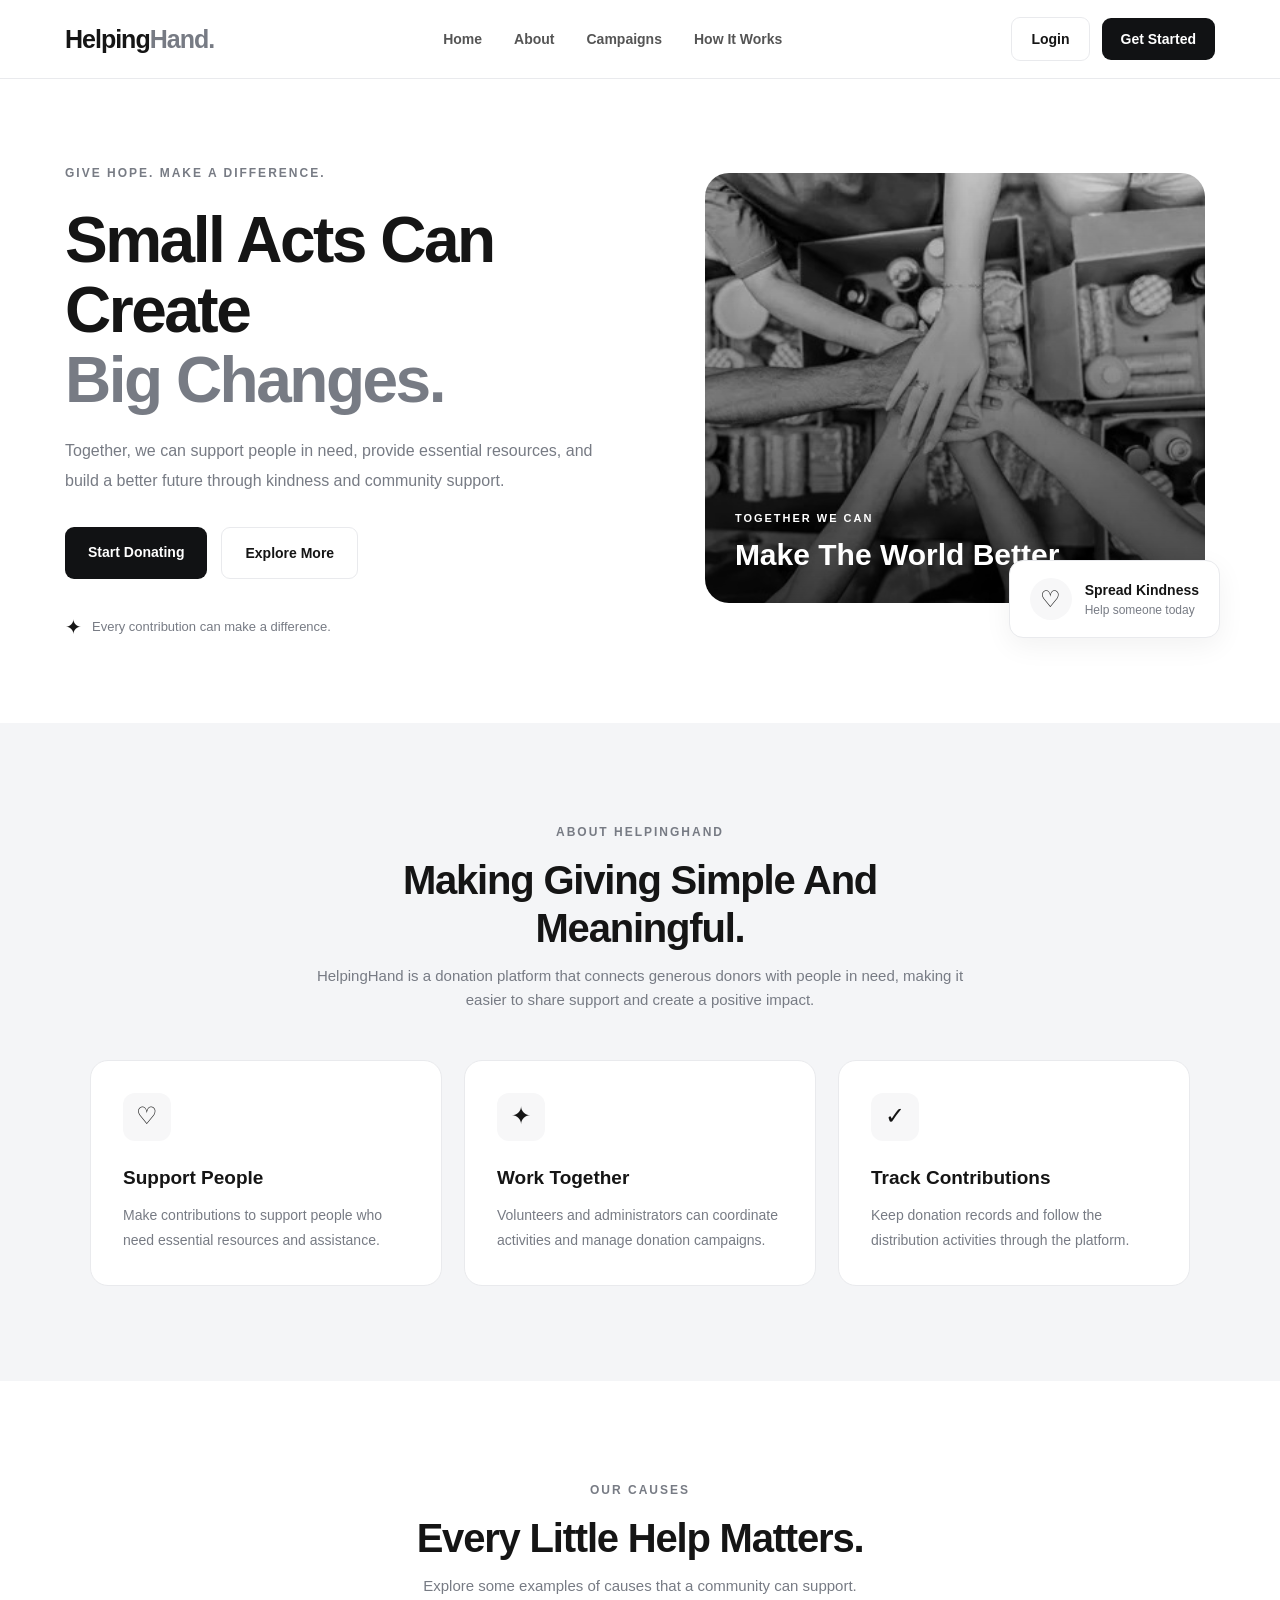
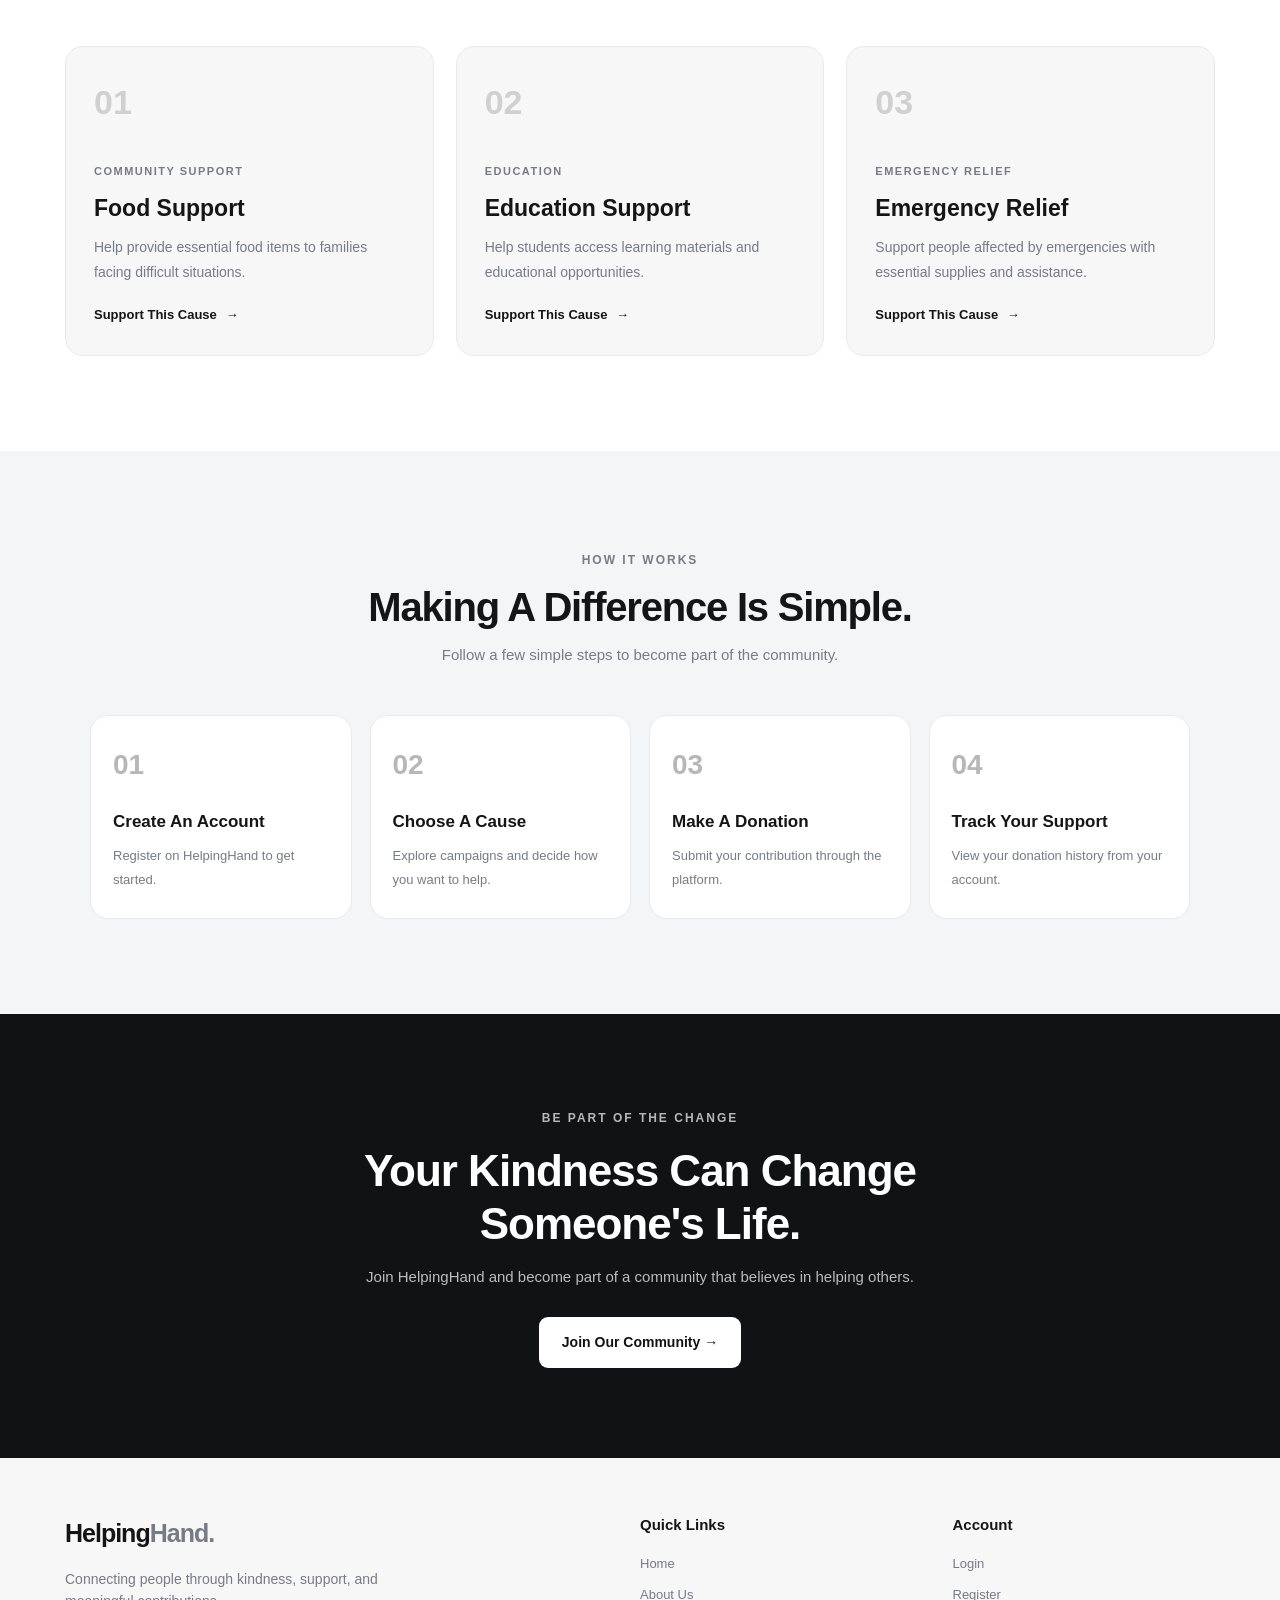
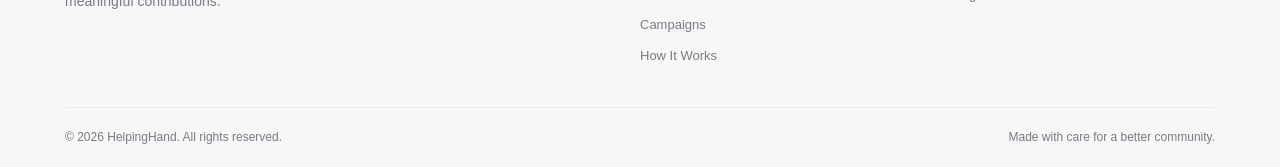
<file: index.html>
<!DOCTYPE html>
<html lang="en">
<head>
    <meta charset="UTF-8">
    <meta name="viewport" content="width=device-width, initial-scale=1.0">
    <title>HelpingHand - Make a Difference</title>
    <link rel="stylesheet" href="index.css">
</head>
<body>

   
    <header class="header">
        <nav class="navbar">
            <a href="index.html" class="logo">Helping<span>Hand.</span></a>

            <button class="menu-toggle" id="menuToggle" aria-label="Toggle navigation">
                ☰
            </button>

            <ul class="nav-links" id="navLinks">
                <li><a href="#home">Home</a></li>
                <li><a href="#about">About</a></li>
                <li><a href="#campaigns">Campaigns</a></li>
                <li><a href="#how-it-works">How It Works</a></li>
            </ul>

            <div class="nav-buttons">
                <a href="login.html" class="login-btn">Login</a>
                <a href="register.html" class="register-btn">Get Started</a>
            </div>
        </nav>
    </header>

   
    <section class="hero" id="home">
        <div class="hero-content">
            <span class="small-heading">GIVE HOPE. MAKE A DIFFERENCE.</span>

            <h1>
                Small Acts Can Create
                <span>Big Changes.</span>
            </h1>

            <p>
                Together, we can support people in need, provide essential
                resources, and build a better future through kindness and
                community support.
            </p>

            <div class="hero-buttons">
                <a href="register.html" class="primary-btn">Start Donating</a>
                <a href="#about" class="secondary-btn">Explore More</a>
            </div>

            <div class="hero-note">
                <span class="note-icon">✦</span>
                Every contribution can make a difference.
            </div>
        </div>

        <div class="hero-visual">
            <div class="hero-image">
                <div class="image-overlay">
                    <span>TOGETHER WE CAN</span>
                    <h2>Make The World Better.</h2>
                </div>
            </div>

            <div class="floating-card">
                <div class="floating-icon">♡</div>
                <div>
                    <h3>Spread Kindness</h3>
                    <p>Help someone today</p>
                </div>
            </div>
        </div>
    </section>

    
    <section class="about section-padding" id="about">
        <div class="section-heading">
            <span>ABOUT HELPINGHAND</span>
            <h2>Making Giving Simple And Meaningful.</h2>
            <p>
                HelpingHand is a donation platform that connects generous donors
             with people in need, making it easier to share support and create a positive impact.
            </p>
        </div>

        <div class="about-grid">
            <div class="about-card">
                <div class="card-icon">♡</div>
                <h3>Support People</h3>
                <p>
                    Make contributions to support people who need essential
                    resources and assistance.
                </p>
            </div>

            <div class="about-card">
                <div class="card-icon">✦</div>
                <h3>Work Together</h3>
                <p>
                    Volunteers and administrators can coordinate activities
                    and manage donation campaigns.
                </p>
            </div>

            <div class="about-card">
                <div class="card-icon">✓</div>
                <h3>Track Contributions</h3>
                <p>
                    Keep donation records and follow the distribution
                    activities through the platform.
                </p>
            </div>
        </div>
    </section>

   
    <section class="campaigns section-padding" id="campaigns">
        <div class="section-heading">
            <span>OUR CAUSES</span>
            <h2>Every Little Help Matters.</h2>
            <p>
                Explore some examples of causes that a community can support.
            </p>
        </div>

        <div class="campaign-grid">
            <div class="campaign-card">
                <div class="campaign-number">01</div>
                <div class="campaign-content">
                    <span>COMMUNITY SUPPORT</span>
                    <h3>Food Support</h3>
                    <p>
                        Help provide essential food items to families
                        facing difficult situations.
                    </p>
                    <a href="register.html">Support This Cause <span>→</span></a>
                </div>
            </div>

            <div class="campaign-card">
                <div class="campaign-number">02</div>
                <div class="campaign-content">
                    <span>EDUCATION</span>
                    <h3>Education Support</h3>
                    <p>
                        Help students access learning materials and
                        educational opportunities.
                    </p>
                    <a href="register.html">Support This Cause <span>→</span></a>
                </div>
            </div>

            <div class="campaign-card">
                <div class="campaign-number">03</div>
                <div class="campaign-content">
                    <span>EMERGENCY RELIEF</span>
                    <h3>Emergency Relief</h3>
                    <p>
                        Support people affected by emergencies with
                        essential supplies and assistance.
                    </p>
                    <a href="register.html">Support This Cause <span>→</span></a>
                </div>
            </div>
        </div>

       
    </section>

   
    <section class="how-it-works section-padding" id="how-it-works">
        <div class="section-heading">
            <span>HOW IT WORKS</span>
            <h2>Making A Difference Is Simple.</h2>
            <p>Follow a few simple steps to become part of the community.</p>
        </div>

        <div class="steps-grid">
            <div class="step-card">
                <div class="step-number">01</div>
                <h3>Create An Account</h3>
                <p>Register on HelpingHand to get started.</p>
            </div>

            <div class="step-card">
                <div class="step-number">02</div>
                <h3>Choose A Cause</h3>
                <p>Explore campaigns and decide how you want to help.</p>
            </div>

            <div class="step-card">
                <div class="step-number">03</div>
                <h3>Make A Donation</h3>
                <p>Submit your contribution through the platform.</p>
            </div>

            <div class="step-card">
                <div class="step-number">04</div>
                <h3>Track Your Support</h3>
                <p>View your donation history from your account.</p>
            </div>
        </div>
    </section>

   
    <section class="volunteer-section">
        <div class="volunteer-content">
            <span>BE PART OF THE CHANGE</span>
            <h2>Your Kindness Can Change Someone's Life.</h2>
            <p>
                Join HelpingHand and become part of a community that
                believes in helping others.
            </p>
            <a href="register.html" class="volunteer-btn">Join Our Community →</a>
        </div>
    </section>

    
    <footer class="footer">
        <div class="footer-main">
            <div class="footer-brand">
                <a href="index.html" class="logo">Helping<span>Hand.</span></a>
                <p>
                    Connecting people through kindness, support,
                    and meaningful contributions.
                </p>
            </div>

            <div class="footer-links">
                <h3>Quick Links</h3>
                <a href="#home">Home</a>
                <a href="#about">About Us</a>
                <a href="#campaigns">Campaigns</a>
                <a href="#how-it-works">How It Works</a>
            </div>

            <div class="footer-links">
                <h3>Account</h3>
                <a href="login.html">Login</a>
                <a href="register.html">Register</a>
            </div>
        </div>

        <div class="footer-bottom">
            <p>© <span id="currentYear"></span> HelpingHand. All rights reserved.</p>
            <p>Made with care for a better community.</p>
        </div>
    </footer>

    <script src="index.js"></script>
</body>
</html>
</file>
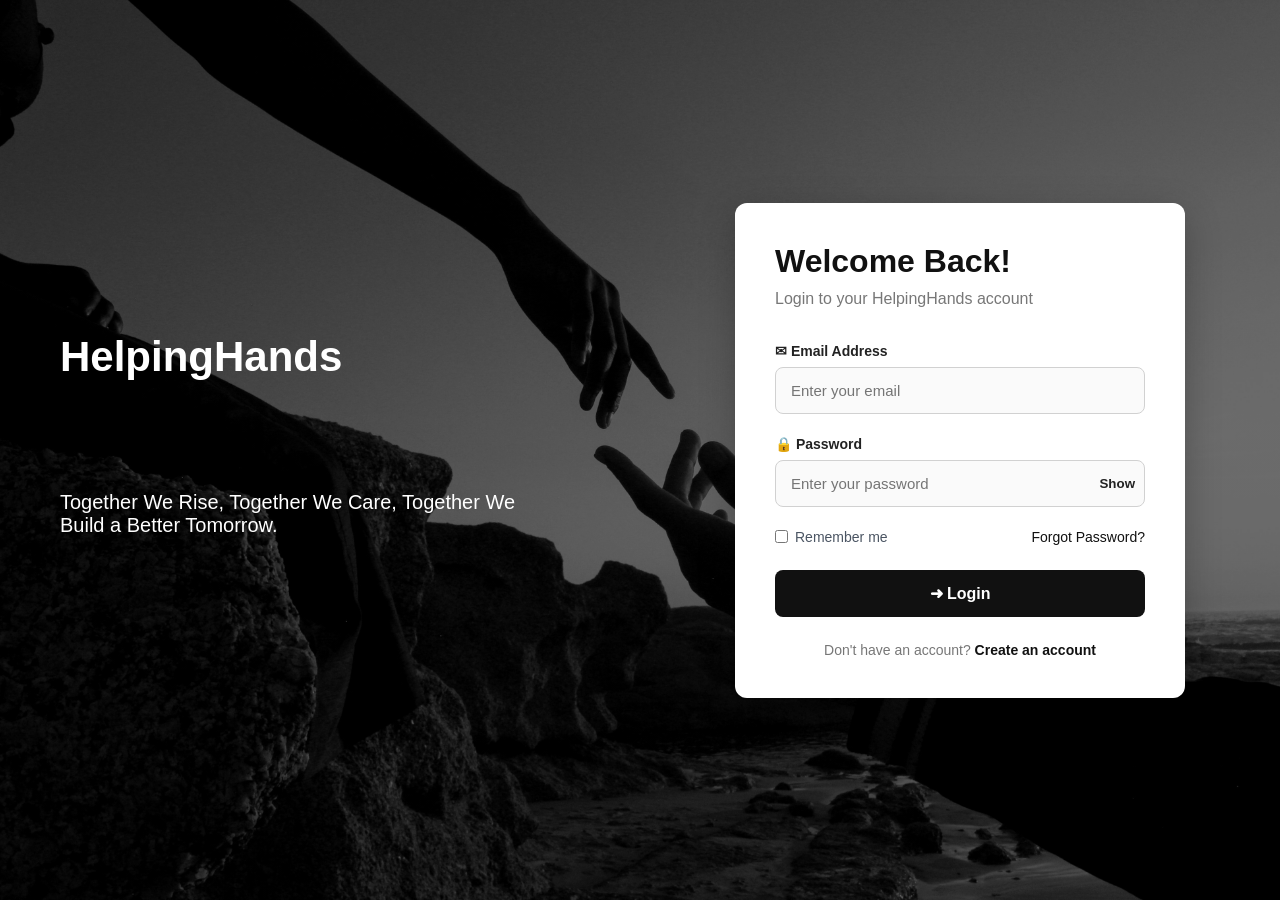
<file: campaigns.html>
<!DOCTYPE html>
<html lang="en">
<head>
    <meta charset="UTF-8">
    <meta name="viewport" content="width=device-width, initial-scale=1.0">
    <title>Campaigns | HelpingHand</title>

    <link rel="stylesheet" href="campaigns.css">
</head>
<body>

    <div class="dashboard-container">

        <!-- Sidebar -->
        <aside class="sidebar">

            <div class="logo">
                <h2>HelpingHands</h2>
            </div>

            <nav class="sidebar-menu">

                <a href="dashboard.html">Dashboard</a>

                <a href="volunteers.html" class="management-link">
                    Volunteers
                </a>

                <a href="donations.html">Donations</a>

                <a href="campaigns.html" class="active management-link">
                    Campaigns
                </a>

                <a href="distribution.html" class="management-link">
                    Distribution
                </a>

                <a href="reports.html" class="management-link">
                    Reports
                </a>

            </nav>

            <button id="logoutBtn" class="logout-btn">
                Logout
            </button>

        </aside>


        
        <main class="main-content">

           
            <header class="top-header">

                <div>
                    <h1>Campaigns</h1>
                    <p id="pageDescription">
                        Manage your donation campaigns
                    </p>
                </div>

                <div class="user-info">
                    <span id="userName">User</span>
                </div>

            </header>


            
            <section class="stats-container management-content">

                <div class="stat-card">
                    <h3>Total Campaigns</h3>
                    <h2 id="totalCampaigns">0</h2>
                </div>

                <div class="stat-card">
                    <h3>Active Campaigns</h3>
                    <h2 id="activeCampaigns">0</h2>
                </div>

                <div class="stat-card">
                    <h3>Completed Campaigns</h3>
                    <h2 id="completedCampaigns">0</h2>
                </div>

            </section>


            
            <section class="campaign-section management-content">

                <div class="section-header">

                    <div>
                        <h2>Campaign List</h2>
                        <p>View and manage all campaigns</p>
                    </div>

                    <button id="addCampaignBtn">
                        + Add Campaign
                    </button>

                </div>


               
                <div class="search-container">

                    <input
                        type="text"
                        id="searchCampaign"
                        placeholder="Search by campaign name..."
                    >

                </div>


                <!-- Campaign Form -->
                <div class="form-container" id="campaignFormContainer">

                    <h2 id="formTitle">Add New Campaign</h2>

                    <form id="campaignForm">

                        <input type="hidden" id="campaignId">


                        <div class="form-group">
                            <label for="campaignName">
                                Campaign Name
                            </label>

                            <input
                                type="text"
                                id="campaignName"
                                placeholder="Enter campaign name"
                                required
                            >
                        </div>


                        <div class="form-group">
                            <label for="campaignDescription">
                                Description
                            </label>

                            <textarea
                                id="campaignDescription"
                                placeholder="Enter campaign description"
                                required
                            ></textarea>
                        </div>


                        <div class="form-group">
                            <label for="startDate">
                                Start Date
                            </label>

                            <input
                                type="date"
                                id="startDate"
                                required
                            >
                        </div>


                        <div class="form-group">
                            <label for="endDate">
                                End Date
                            </label>

                            <input
                                type="date"
                                id="endDate"
                                required
                            >
                        </div>


                        <div class="form-group">
                            <label for="targetAmount">
                                Target Amount (৳)
                            </label>

                            <input
                                type="number"
                                id="targetAmount"
                                placeholder="Enter target amount"
                                min="1"
                                required
                            >
                        </div>


                        <div class="form-group">
                            <label for="collectedAmount">
                                Collected Amount (৳)
                            </label>

                            <input
                                type="number"
                                id="collectedAmount"
                                placeholder="Enter collected amount"
                                min="0"
                                value="0"
                                required
                            >
                        </div>


                        <div class="form-group">
                            <label for="campaignStatus">
                                Status
                            </label>

                            <select id="campaignStatus" required>

                                <option value="Active">
                                    Active
                                </option>

                                <option value="Completed">
                                    Completed
                                </option>

                                <option value="Inactive">
                                    Inactive
                                </option>

                            </select>
                        </div>


                        <div class="form-buttons">

                            <button
                                type="submit"
                                id="saveCampaignBtn"
                            >
                                Save Campaign
                            </button>

                            <button
                                type="button"
                                id="cancelCampaignBtn"
                            >
                                Cancel
                            </button>

                        </div>

                    </form>

                </div>


               
                <div class="table-container">

                    <table>

                        <thead>
                            <tr>
                                <th>Campaign Name</th>
                                <th>Start Date</th>
                                <th>End Date</th>
                                <th>Target Amount</th>
                                <th>Collected Amount</th>
                                <th>Status</th>
                                <th>Actions</th>
                            </tr>
                        </thead>

                        <tbody id="campaignTableBody">
                          
                        </tbody>

                    </table>

                </div>

            </section>

        </main>

    </div>


    <script src="campaigns.js"></script>

</body>
</html>
</file>
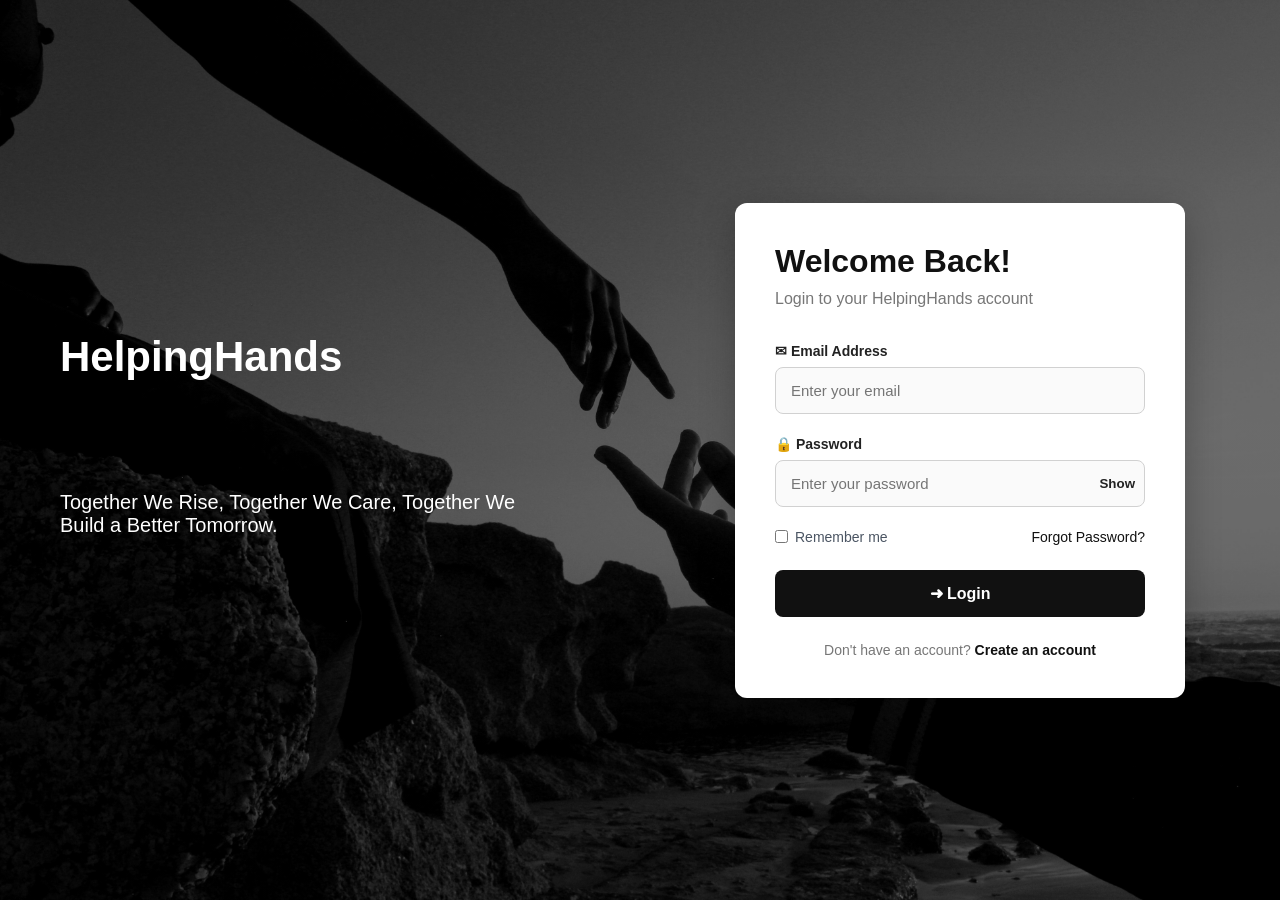
<file: dashboard.html>
<!DOCTYPE html>
<html lang="en">
<head>
    <meta charset="UTF-8">
    <meta name="viewport" content="width=device-width, initial-scale=1.0">

    <title>Dashboard - HelpingHands</title>

    <link rel="stylesheet" href="dashboard.css">
</head>

<body>

    <div class="dashboard-container">

        <!-- Sidebar -->
        <aside class="sidebar">

            <h2>HelpingHands</h2>

            <nav>
                <a href="dashboard.html" class="active">Dashboard</a>
                <a href="volunteers.html" class="management-link">Volunteers</a>
                <a href="donations.html" class="management-link">Donations</a>
                <a href="campaigns.html" class="management-link">Campaigns</a>
                <a href="distribution.html" class="management-link">Distribution</a>
                <a href="reports.html" class="management-link">Reports</a>
            </nav>

            <button id="logoutBtn" class="logout-btn">
                Logout
            </button>

        </aside>


       
        <main class="main-content">

           
            <header class="topbar">

                <div>
                    <h1>Dashboard</h1>
                    <p>Welcome back to HelpingHands!</p>
                </div>

                <div class="user-info">
                    <span id="userName">User</span>
                    <span id="userRole"></span>
                </div>

            </header>


           
            <section class="welcome-section">

                <h2>Welcome, <span id="welcomeName">User</span>!</h2>

                <p id="welcomeMessage">
                    Welcome to HelpingHands.
                </p>

            </section>


            <!-- Statistics Cards -->
            <section class="stats-container" id="adminStats">

                <div class="stat-card">
                    <h3>Total Volunteers</h3>
                    <p id="totalVolunteers">0</p>
                </div>

                <div class="stat-card">
                    <h3>Total Donations</h3>
                    <p id="totalDonations">৳0</p>
                </div>

                <div class="stat-card">
                    <h3>Active Campaigns</h3>
                    <p id="activeCampaigns">0</p>
                </div>

                <div class="stat-card">
                    <h3>Distributions</h3>
                    <p id="totalDistributions">0</p>
                </div>

            </section>


           
            <section id="userSection" style="display: none;">

                <div class="recent-activity">
                    <h2>Make a Difference Today!</h2>

                    <p>
                        Your contribution can help people in need.
                    </p>

                    <br>

                    <a href="donations.html">
                        Go to Donations
                    </a>
                </div>

            </section>


            
            <section class="recent-activity management-link">

                <h2>Recent Activities</h2>

                <div id="activityList">
                    <p>No recent activities yet.</p>
                </div>

            </section>

        </main>

    </div>


    <script src="dashboard.js"></script>

</body>
</html>
</file>
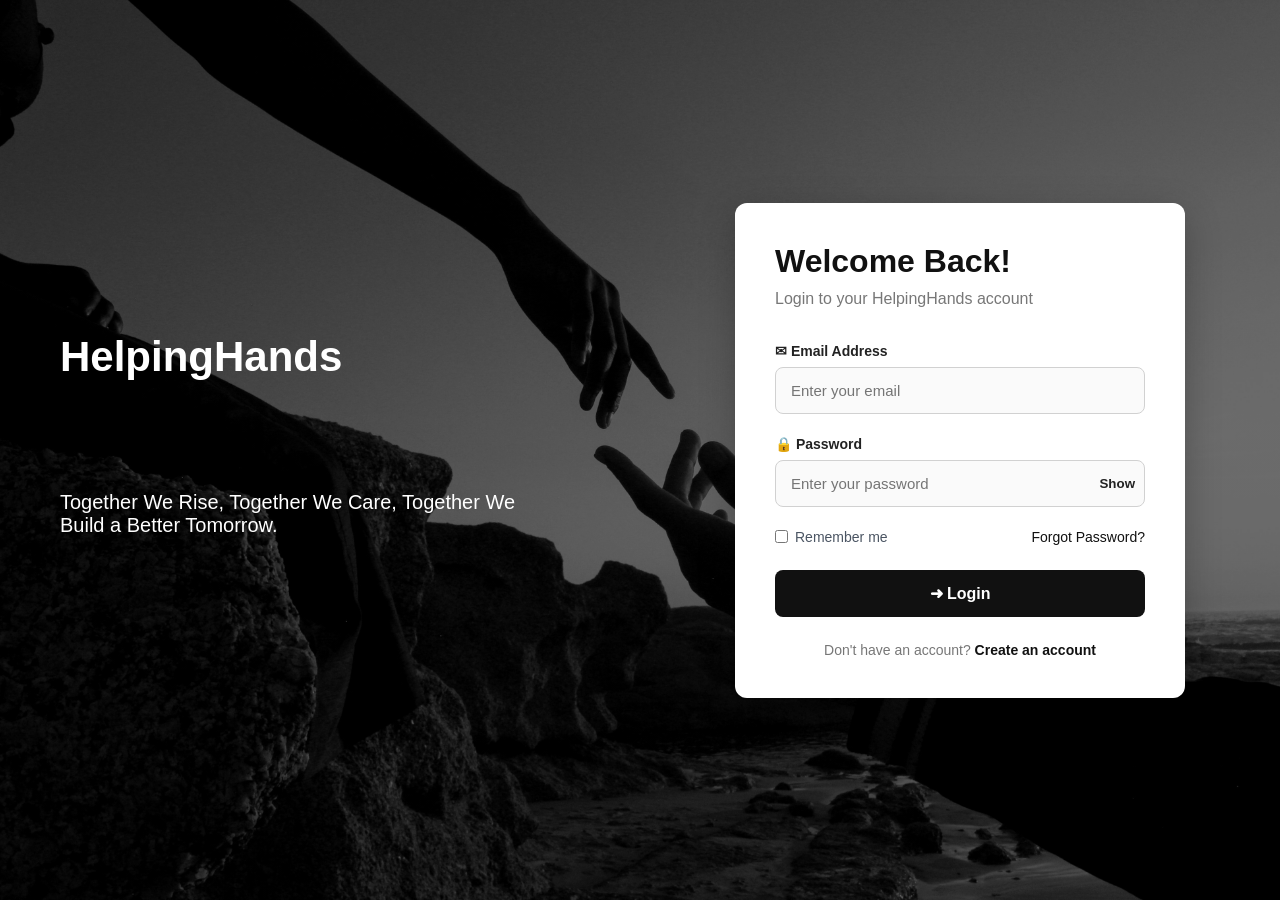
<file: distribution.html>
<!DOCTYPE html>
<html lang="en">
<head>
    <meta charset="UTF-8">
    <meta name="viewport" content="width=device-width, initial-scale=1.0">
    <title>Distribution | HelpingHand</title>
    <link rel="stylesheet" href="distribution.css">
</head>
<body>

    <div class="dashboard-container">

        <aside class="sidebar">
            <div class="logo">
                <h2>HelpingHands</h2>
            </div>

            <nav class="sidebar-menu">
                <a href="dashboard.html">Dashboard</a>
                <a href="volunteers.html">Volunteers</a>
                <a href="donations.html">Donations</a>
                <a href="campaigns.html">Campaigns</a>
                <a href="distribution.html" class="active">Distribution</a>
                <a href="reports.html">Reports</a>
            </nav>

            <button id="logoutBtn" class="logout-btn">Logout</button>
        </aside>


        <main class="main-content">

            <header class="top-header">
                <div>
                    <h1>Distribution</h1>
                    <p>Track and manage aid distribution</p>
                </div>

                <div class="user-info">
                    <span id="userName">User</span>
                </div>
            </header>


            <section class="stats-container">

                <div class="stat-card">
                    <h3>Total Distributions</h3>
                    <h2 id="totalDistributions">0</h2>
                </div>

                <div class="stat-card">
                    <h3>Distributed</h3>
                    <h2 id="completedDistributions">0</h2>
                </div>

                <div class="stat-card">
                    <h3>Pending</h3>
                    <h2 id="pendingDistributions">0</h2>
                </div>

            </section>


            <section class="distribution-section">

                <div class="section-header">
                    <div>
                        <h2>Distribution Records</h2>
                        <p>Manage all aid distribution records</p>
                    </div>

                    <button id="addDistributionBtn">
                        + Add Distribution
                    </button>
                </div>


                <div class="search-container">
                    <input
                        type="text"
                        id="searchDistribution"
                        placeholder="Search by recipient name or item..."
                    >
                </div>


                <div class="form-container" id="distributionFormContainer">

                    <h2 id="formTitle">Add New Distribution</h2>

                    <form id="distributionForm">

                        <input type="hidden" id="distributionId">

                        <div class="form-group">
                            <label for="recipientName">Recipient Name</label>
                            <input
                                type="text"
                                id="recipientName"
                                placeholder="Enter recipient name"
                                required
                            >
                        </div>

                        <div class="form-group">
                            <label for="recipientPhone">Phone Number</label>
                            <input
                                type="tel"
                                id="recipientPhone"
                                placeholder="Enter phone number"
                                required
                            >
                        </div>

                        <div class="form-group">
                            <label for="recipientAddress">Address</label>
                            <textarea
                                id="recipientAddress"
                                placeholder="Enter recipient address"
                                required
                            ></textarea>
                        </div>

                        <div class="form-group">
                            <label for="itemName">Item / Aid Name</label>
                            <input
                                type="text"
                                id="itemName"
                                placeholder="Example: Food Package"
                                required
                            >
                        </div>

                        <div class="form-group">
                            <label for="quantity">Quantity</label>
                            <input
                                type="number"
                                id="quantity"
                                min="1"
                                placeholder="Enter quantity"
                                required
                            >
                        </div>

                        <div class="form-group">
                            <label for="distributionDate">Distribution Date</label>
                            <input
                                type="date"
                                id="distributionDate"
                                required
                            >
                        </div>

                        <div class="form-group">
                            <label for="distributionStatus">Status</label>
                            <select id="distributionStatus" required>
                                <option value="Pending">Pending</option>
                                <option value="Distributed">Distributed</option>
                            </select>
                        </div>

                        <div class="form-buttons">
                            <button type="submit" id="saveDistributionBtn">
                                Save Distribution
                            </button>

                            <button type="button" id="cancelDistributionBtn">
                                Cancel
                            </button>
                        </div>

                    </form>

                </div>


                <div class="table-container">

                    <table>
                        <thead>
                            <tr>
                                <th>Recipient</th>
                                <th>Phone</th>
                                <th>Address</th>
                                <th>Item</th>
                                <th>Quantity</th>
                                <th>Date</th>
                                <th>Status</th>
                                <th>Actions</th>
                            </tr>
                        </thead>

                        <tbody id="distributionTableBody">
                        
                        </tbody>
                    </table>

                </div>

            </section>

        </main>
    </div>

    <script src="distribution.js"></script>
</body>
</html>
</file>
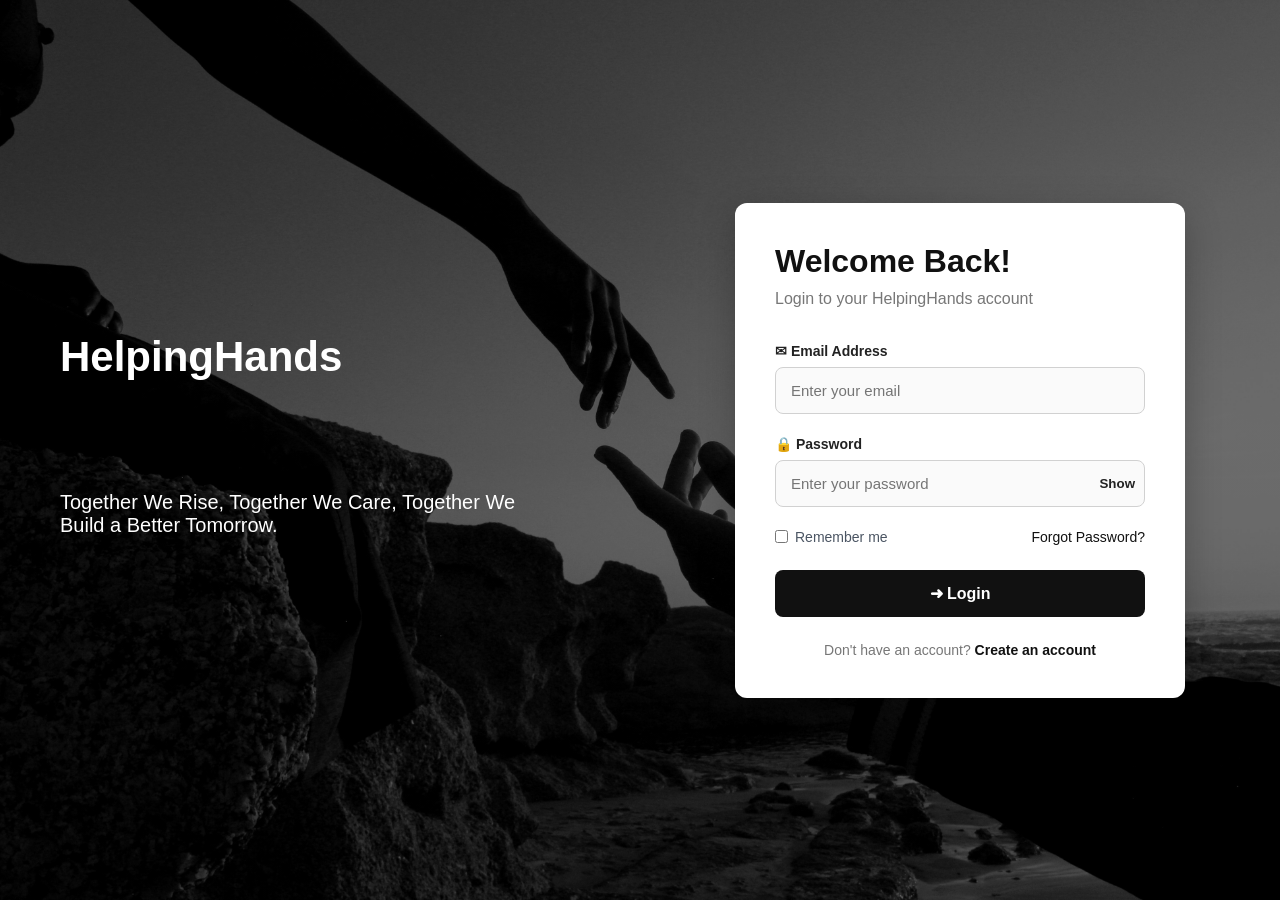
<file: donations.html>
<!DOCTYPE html>
<html lang="en">
<head>
    <meta charset="UTF-8">
    <meta name="viewport" content="width=device-width, initial-scale=1.0">
    <title>Donations | HelpingHand</title>
    <link rel="stylesheet" href="donations.css">
</head>
<body>

    <div class="dashboard-container">

        <aside class="sidebar">
            <div class="logo">
                <h2>HelpingHands</h2>
            </div>

            <nav class="sidebar-menu">
                <a href="dashboard.html">Dashboard</a>
                <a href="volunteers.html" class="management-link">Volunteers</a>
                <a href="donations.html" class="active">Donations</a>
                <a href="campaigns.html" class="management-link">Campaigns</a>
                <a href="distribution.html" class="management-link">Distribution</a>
                <a href="reports.html" class="management-link">Reports</a>
            </nav>

            <button id="logoutBtn" class="logout-btn">Logout</button>
        </aside>

        <main class="main-content">

            <header class="top-header">
                <div>
                    <h1>Donations</h1>
                    <p id="pageDescription">Manage donation records</p>
                </div>

                <div class="user-info">
                    <span id="userName">User</span>
                    <span id="userRole"></span>
                </div>
            </header>

            <!-- Statistics: Admin and Volunteer -->
            <section class="stats-container" id="donationStats">

                <div class="stat-card">
                    <h3>Total Donations</h3>
                    <h2 id="totalDonations">0</h2>
                </div>

                <div class="stat-card">
                    <h3>Total Amount</h3>
                    <h2 id="totalAmount">৳0</h2>
                </div>

            </section>

            <section class="donation-section">

                <div class="section-header">
                    <div>
                        <h2 id="recordsTitle">Donation Records</h2>
                        <p id="recordsDescription">View and manage donations</p>
                    </div>

                    <button id="addDonationBtn">+ Make Donation</button>
                </div>

                <!-- Search: Admin and Volunteer -->
                <div class="search-container" id="donationSearchContainer">
                    <input
                        type="text"
                        id="searchDonation"
                        placeholder="Search by donor name or email..."
                    >
                </div>

                <!-- Donation Form -->
                <div class="form-container" id="donationFormContainer">

                    <h2 id="formTitle">Make a Donation</h2>

                    <form id="donationForm">

                        <input type="hidden" id="donationId">

                        <div class="form-group">
                            <label for="donorName">Donor Name</label>
                            <input
                                type="text"
                                id="donorName"
                                placeholder="Enter donor name"
                                required
                            >
                        </div>

                        <div class="form-group">
                            <label for="donorEmail">Email Address</label>
                            <input
                                type="email"
                                id="donorEmail"
                                placeholder="Enter donor email"
                                required
                            >
                        </div>

                        <div class="form-group">
                            <label for="donationAmount">Donation Amount (৳)</label>
                            <input
                                type="number"
                                id="donationAmount"
                                placeholder="Enter donation amount"
                                min="1"
                                required
                            >
                        </div>

                        <div class="form-group">
                            <label for="donationDate">Donation Date</label>
                            <input type="date" id="donationDate" required>
                        </div>

                        <div class="form-group">
                            <label for="donationMethod">Payment Method</label>
                            <select id="donationMethod" required>
                                <option value="">Select Payment Method</option>
                                <option value="Cash">Cash</option>
                                <option value="bKash">bKash</option>
                                <option value="Nagad">Nagad</option>
                                <option value="Bank Transfer">Bank Transfer</option>
                            </select>
                        </div>

                        <div class="form-group">
                            <label for="donationPurpose">Donation Purpose</label>
                            <textarea
                                id="donationPurpose"
                                placeholder="Enter donation purpose"
                                required
                            ></textarea>
                        </div>

                        <div class="form-buttons">
                            <button type="submit" id="saveDonationBtn">
                                Submit Donation
                            </button>

                            <button type="button" id="cancelDonationBtn">
                                Cancel
                            </button>
                        </div>

                    </form>
                </div>

                <!-- Donation Table -->
                <div class="table-container">

                    <table>
                        <thead>
                            <tr>
                                <th>Donor Name</th>
                                <th>Email</th>
                                <th>Amount</th>
                                <th>Date</th>
                                <th>Payment Method</th>
                                <th>Purpose</th>
                                <th>Actions</th>
                            </tr>
                        </thead>

                        <tbody id="donationTableBody"></tbody>
                    </table>

                </div>

            </section>

        </main>
    </div>

    <script src="donations.js"></script>

</body>
</html>
</file>
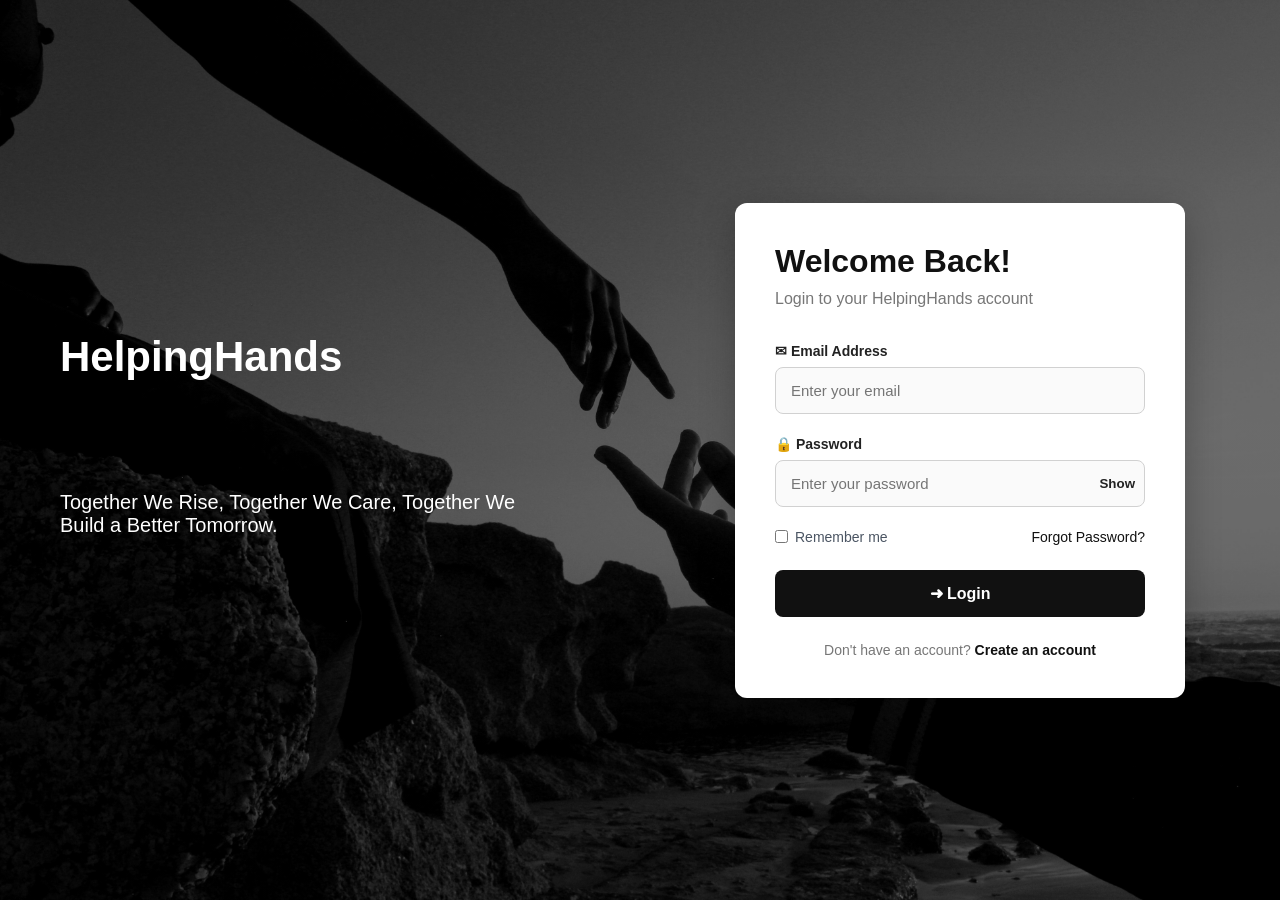
<file: login.html>
<!DOCTYPE html>
<html lang="en">
<head>
    <meta charset="UTF-8">
    <meta name="viewport" content="width=device-width, initial-scale=1.0">

    <title>HelpingHands - Login</title>

    <link rel="stylesheet" href="login.css">
</head>

<body>

    <div class="login-container">

        <!-- Left Side -->
        <div class="login-left">

            <div class="brand">
                <h1>HelpingHands</h1>
            </div>

            <div class="welcome-text">
                <p>
                    Together We Rise, Together We Care,
                    Together We Build a Better Tomorrow.
                </p>
            </div>

        </div>


        <!-- Right Side -->
        <div class="login-right">

            <div class="login-box">

                <h2>Welcome Back!</h2>

                <p class="login-subtitle">
                    Login to your HelpingHands account
                </p>

                <form id="loginForm" novalidate>

                  
                    <p id="loginError" class="login-error"></p>

                   
                    <div class="input-group">

                        <label for="email">
                            <span class="field-icon">✉</span>
                            Email Address
                        </label>

                        <input
                            type="email"
                            id="email"
                            placeholder="Enter your email"
                        >

                    </div>


                  
                    <div class="input-group">

                        <label for="password">
                            <span class="field-icon">🔒</span>
                            Password
                        </label>

                        <div class="password-box">

                            <input
                                type="password"
                                id="password"
                                placeholder="Enter your password"
                            >

                            <button
                                type="button"
                                id="togglePassword"
                            >
                                Show
                            </button>

                        </div>

                    </div>


                   
                    <div class="login-options">

                        <label class="remember-me">

                            <input
                                type="checkbox"
                                id="rememberMe"
                            >

                            Remember me

                        </label>

                        <a href="#" id="forgotPassword">
                            Forgot Password?
                        </a>

                    </div>


                   
                    <button type="submit" class="login-btn">

                        <span class="login-icon">➜</span>
                        Login

                    </button>

                </form>


             
                <p class="register-text">

                    Don't have an account?

                    <a href="register.html">
                        Create an account
                    </a>

                </p>

            </div>

        </div>

    </div>


   
    <div class="message-overlay" id="messageModal">

        <div class="message-box">

            <div class="message-icon" id="messageIcon"></div>

            <h2 id="messageTitle">Message</h2>

            <p id="messageText"></p>

           
            <div id="resetPasswordForm" class="reset-password-form">

                <div class="modal-input-group">
                    <label for="resetEmail">Registered Email</label>
                    <input
                        type="email"
                        id="resetEmail"
                        placeholder="Enter your registered email"
                    >
                </div>

                <div class="modal-input-group">
                    <label for="newPassword">New Password</label>
                    <input
                        type="password"
                        id="newPassword"
                        placeholder="Enter new password"
                    >
                </div>

                <div class="modal-input-group">
                    <label for="confirmNewPassword">Confirm Password</label>
                    <input
                        type="password"
                        id="confirmNewPassword"
                        placeholder="Confirm new password"
                    >
                </div>

                <p id="resetError" class="reset-error"></p>

            </div>

            <div class="message-actions" id="messageActions">

                <button type="button" id="messageOkBtn">
                    OK
                </button>

            </div>

        </div>

    </div>


    <script src="login.js"></script>

</body>
</html>
</file>
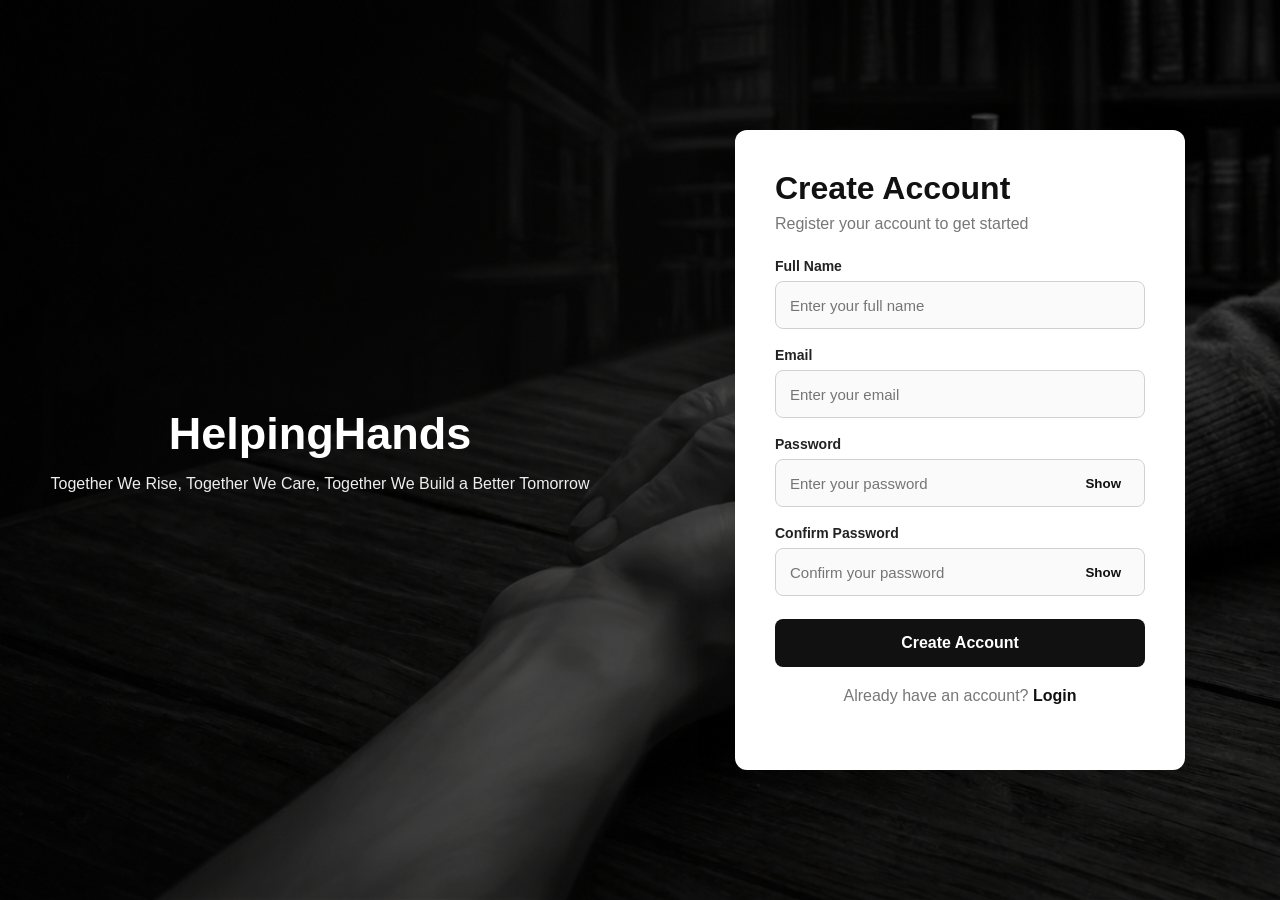
<file: register.html>
<!DOCTYPE html>
<html lang="en">
<head>
    <meta charset="UTF-8">
    <meta name="viewport" content="width=device-width, initial-scale=1.0">

    <title>Register - HelpingHands</title>

    <link rel="stylesheet" href="register.css">
</head>

<body>

    <div class="register-container">

       
        <div class="register-left">

            <div class="brand">
                <h1>HelpingHands</h1>
                <p>Together We Rise, Together We Care, Together We Build a Better Tomorrow</p>
            </div>

        </div>


       
        <div class="register-right">

            <div class="register-box">

                <h2>Create Account</h2>
                <p>Register your account to get started</p>

                <form id="registerForm" novalidate>

                   
                    <div class="input-group">
                        <label for="name">Full Name</label>

                        <input
                            type="text"
                            id="name"
                            placeholder="Enter your full name"
                            required
                        >
                    </div>


                    <div class="input-group">
                        <label for="email">Email</label>

                        <input
                            type="email"
                            id="email"
                            placeholder="Enter your email"
                            required
                        >
                    </div>


                    <div class="input-group">
                        <label for="password">Password</label>

                        <div class="password-box">

                            <input
                                type="password"
                                id="password"
                                placeholder="Enter your password"
                                required
                            >

                            <button
                                type="button"
                                id="togglePassword"
                            >
                                Show
                            </button>

                        </div>
                    </div>


                 
                    <div class="input-group">
                        <label for="confirmPassword">Confirm Password</label>

                        <div class="password-box">

                            <input
                                type="password"
                                id="confirmPassword"
                                placeholder="Confirm your password"
                                required
                            >

                            <button
                                type="button"
                                id="toggleConfirmPassword"
                            >
                                Show
                            </button>

                        </div>
                    </div>


                
                    <button
                        type="submit"
                        class="register-btn"
                    >
                        Create Account
                    </button>

                </form>


                <p class="login-link">
                    Already have an account?
                    <a href="login.html">Login</a>
                </p>

            </div>

        </div>

    </div>


   
    <div class="message-overlay" id="messageModal">

        <div class="message-box">

            <div class="message-icon" id="messageIcon"></div>

            <h2 id="messageTitle">Message</h2>

            <p id="messageText"></p>

            <div class="message-actions">
                <button type="button" id="messageOkBtn">
                    OK
                </button>
            </div>

        </div>

    </div>


    <script src="register.js"></script>

</body>
</html>
</file>
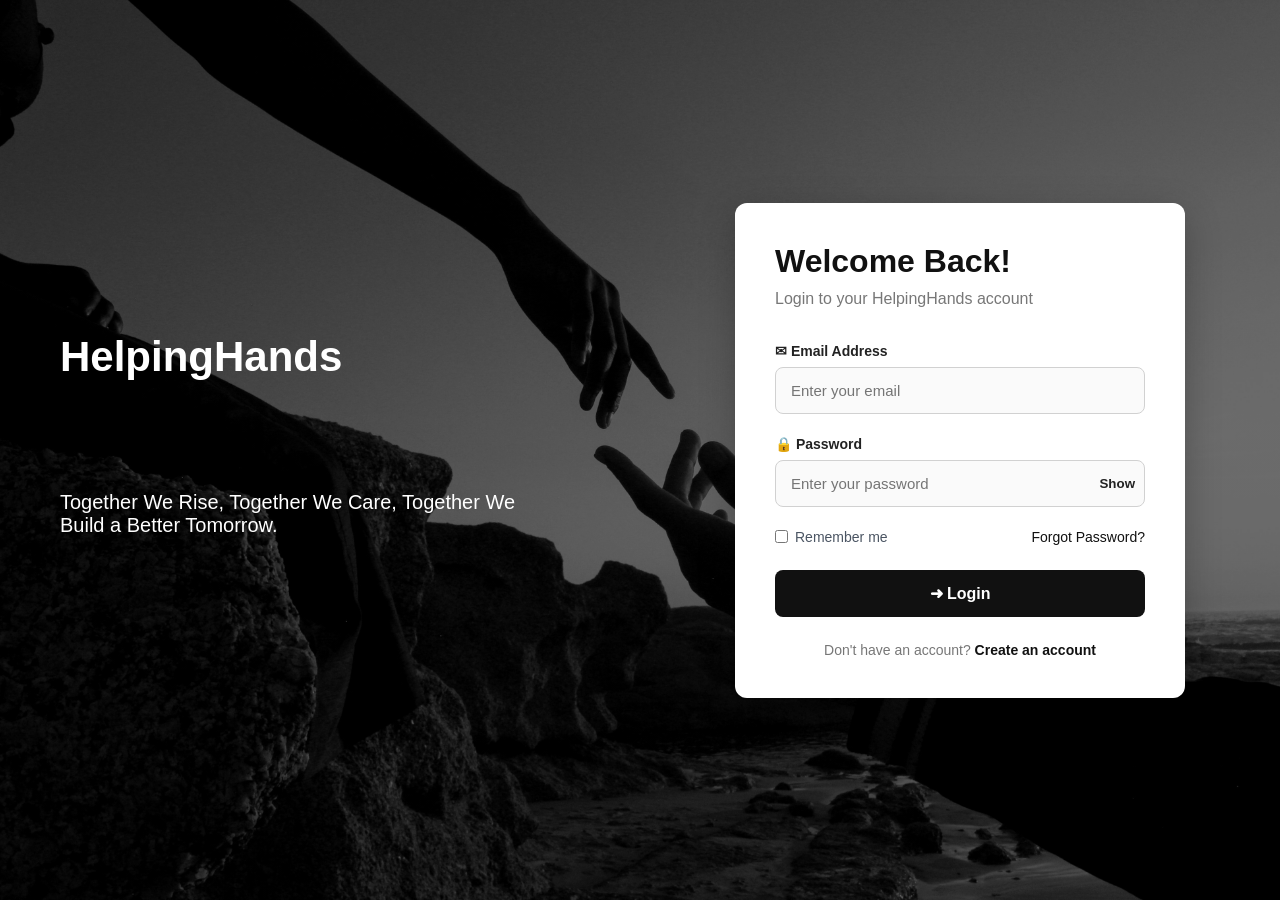
<file: reports.html>
<!DOCTYPE html>
<html lang="en">
<head>
    <meta charset="UTF-8">
    <meta name="viewport" content="width=device-width, initial-scale=1.0">
    <title>Reports | HelpingHand</title>
    <link rel="stylesheet" href="reports.css">
</head>
<body>

    <div class="dashboard-container">

        <aside class="sidebar">
            <div class="logo">
                <h2>HelpingHands</h2>
            </div>

            <nav class="sidebar-menu">
                <a href="dashboard.html">Dashboard</a>
                <a href="volunteers.html">Volunteers</a>
                <a href="donations.html">Donations</a>
                <a href="campaigns.html">Campaigns</a>
                <a href="distribution.html">Distribution</a>
                <a href="reports.html" class="active">Reports</a>
            </nav>

            <button id="logoutBtn" class="logout-btn">Logout</button>
        </aside>


        <main class="main-content">

            <header class="top-header">
                <div>
                    <h1>Reports</h1>
                    <p>Overview of HelpingHand activities</p>
                </div>

                <div class="user-info">
                    <span id="userName">User</span>
                </div>
            </header>


            <!-- Report Summary -->
            <section class="stats-container">

                <div class="stat-card">
                    <h3>Total Volunteers</h3>
                    <h2 id="reportVolunteers">0</h2>
                </div>

                <div class="stat-card">
                    <h3>Total Donations</h3>
                    <h2 id="reportDonationCount">0</h2>
                </div>

                <div class="stat-card">
                    <h3>Total Donation Amount</h3>
                    <h2 id="reportDonationAmount">৳0</h2>
                </div>

                <div class="stat-card">
                    <h3>Total Campaigns</h3>
                    <h2 id="reportCampaigns">0</h2>
                </div>

                <div class="stat-card">
                    <h3>Active Campaigns</h3>
                    <h2 id="reportActiveCampaigns">0</h2>
                </div>

                <div class="stat-card">
                    <h3>Total Distributions</h3>
                    <h2 id="reportDistributions">0</h2>
                </div>

            </section>


            <!-- Donation Report -->
            <section class="report-section">

                <div class="section-header">
                    <h2>Donation Report</h2>
                </div>

                <div class="table-container">
                    <table>
                        <thead>
                            <tr>
                                <th>Donor Name</th>
                                <th>Email</th>
                                <th>Amount</th>
                                <th>Date</th>
                                <th>Payment Method</th>
                            </tr>
                        </thead>

                        <tbody id="reportDonationTable">
                            <!-- Donation report -->
                        </tbody>
                    </table>
                </div>

            </section>


            <!-- Campaign Report -->
            <section class="report-section">

                <div class="section-header">
                    <h2>Campaign Report</h2>
                </div>

                <div class="table-container">
                    <table>
                        <thead>
                            <tr>
                                <th>Campaign Name</th>
                                <th>Target Amount</th>
                                <th>Collected Amount</th>
                                <th>Status</th>
                            </tr>
                        </thead>

                        <tbody id="reportCampaignTable">
                            <!-- Campaign report -->
                        </tbody>
                    </table>
                </div>

            </section>


            <!-- Distribution Report -->
            <section class="report-section">

                <div class="section-header">
                    <h2>Distribution Report</h2>
                </div>

                <div class="table-container">
                    <table>
                        <thead>
                            <tr>
                                <th>Recipient</th>
                                <th>Item</th>
                                <th>Quantity</th>
                                <th>Date</th>
                                <th>Status</th>
                            </tr>
                        </thead>

                        <tbody id="reportDistributionTable">
                            <!-- Distribution report -->
                        </tbody>
                    </table>
                </div>

            </section>

            <p class="report-note">
                Reports are generated automatically from saved project data.
            </p>

        </main>
    </div>

    <script src="reports.js"></script>
</body>
</html>
</file>
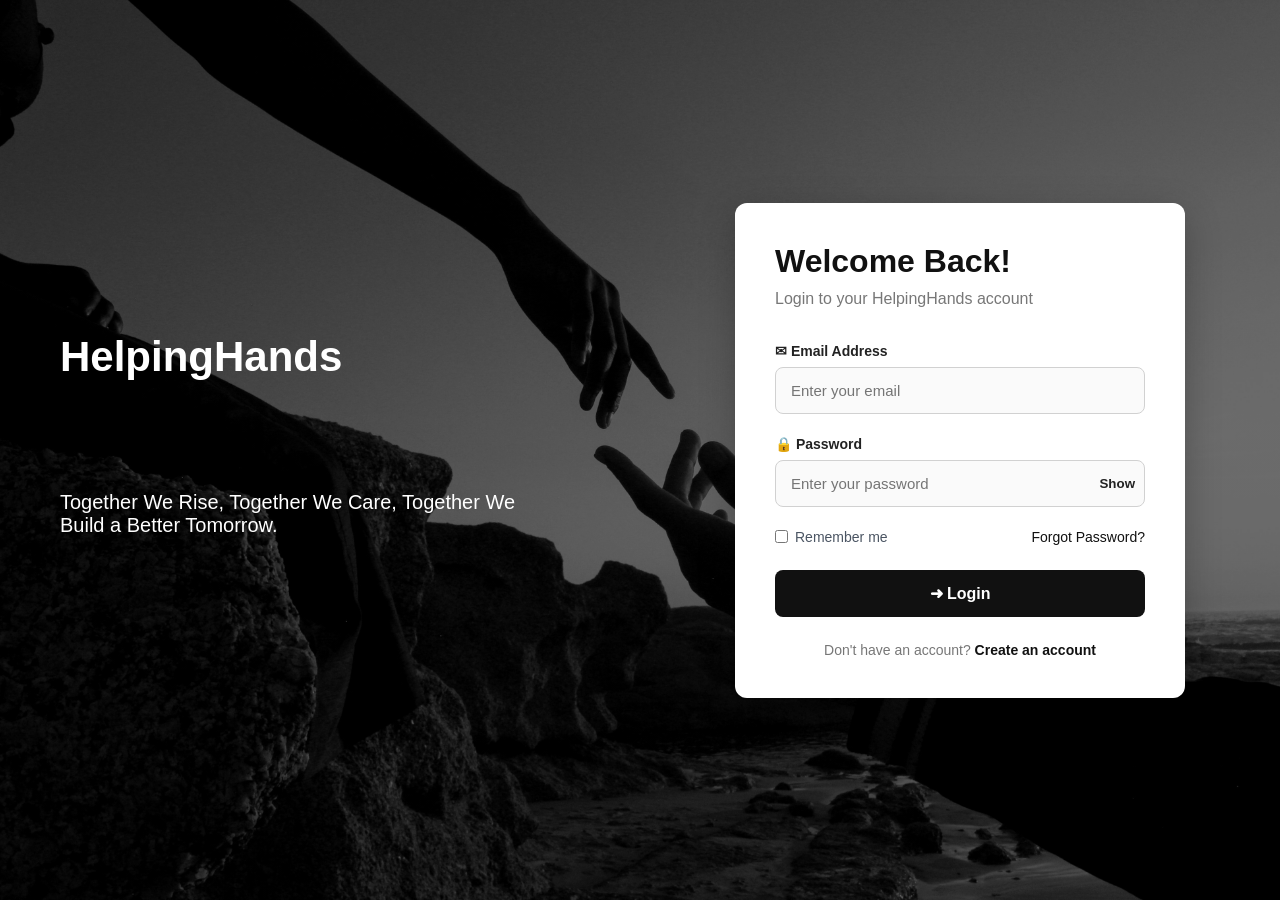
<file: volunteers.html>
<!DOCTYPE html>
<html lang="en">
<head>
    <meta charset="UTF-8">
    <meta name="viewport" content="width=device-width, initial-scale=1.0">
    <title>Volunteers | HelpingHand</title>

    <link rel="stylesheet" href="volunteers.css">
</head>
<body>

    <div class="dashboard-container">

        <!-- Sidebar -->
        <aside class="sidebar">

            <div class="logo">
                <h2>HelpingHands</h2>
            </div>

            <nav class="sidebar-menu">
                <a href="dashboard.html">Dashboard</a>
                <a href="volunteers.html" class="active">Volunteers</a>
                <a href="donations.html">Donations</a>
                <a href="campaigns.html">Campaigns</a>
                <a href="distribution.html">Distribution</a>
                <a href="reports.html">Reports</a>
            </nav>

            <button id="logoutBtn" class="logout-btn">
                Logout
            </button>

        </aside>


       
        <main class="main-content">

         
            <header class="top-header">
                <div>
                    <h1>Volunteers</h1>
                    <p>Manage your volunteers</p>
                </div>

                <div class="user-info">
                    <span id="userName">User</span>
                </div>
            </header>


        
            <section class="stats-container">

                <div class="stat-card">
                    <h3>Total Volunteers</h3>
                    <h2 id="totalVolunteers">0</h2>
                </div>

                <div class="stat-card">
                    <h3>Active Volunteers</h3>
                    <h2 id="activeVolunteers">0</h2>
                </div>

            </section>


          
            <section class="volunteer-section">

                <div class="section-header">
                    <div>
                        <h2>Volunteer List</h2>
                        <p>View and manage all volunteers</p>
                    </div>

                    <button id="addVolunteerBtn">
                        + Add Volunteer
                    </button>
                </div>


                
                <div class="search-container">
                    <input
                        type="text"
                        id="searchVolunteer"
                        placeholder="Search by name or email..."
                    >
                </div>


          
                <div class="form-container" id="volunteerFormContainer">

                    <h2 id="formTitle">Add New Volunteer</h2>

                    <form id="volunteerForm">

                        <input type="hidden" id="volunteerId">

                        <div class="form-group">
                            <label for="volunteerName">Full Name</label>
                            <input
                                type="text"
                                id="volunteerName"
                                placeholder="Enter full name"
                                required
                            >
                        </div>

                        <div class="form-group">
                            <label for="volunteerEmail">Email Address</label>
                            <input
                                type="email"
                                id="volunteerEmail"
                                placeholder="Enter email address"
                                required
                            >
                        </div>

                        <div class="form-group">
                            <label for="volunteerPhone">Phone Number</label>
                            <input
                                type="tel"
                                id="volunteerPhone"
                                placeholder="Enter phone number"
                                required
                            >
                        </div>

                        <div class="form-group">
                            <label for="volunteerAddress">Address</label>
                            <textarea
                                id="volunteerAddress"
                                placeholder="Enter address"
                                required
                            ></textarea>
                        </div>

                        <div class="form-group">
                            <label for="volunteerStatus">Status</label>
                            <select id="volunteerStatus">
                                <option value="Active">Active</option>
                                <option value="Inactive">Inactive</option>
                            </select>
                        </div>

                        <div class="form-buttons">
                            <button type="submit" id="saveVolunteerBtn">
                                Save Volunteer
                            </button>

                            <button type="button" id="cancelVolunteerBtn">
                                Cancel
                            </button>
                        </div>

                    </form>

                </div>


              
                <div class="table-container">

                    <table>
                        <thead>
                            <tr>
                                <th>Name</th>
                                <th>Email</th>
                                <th>Phone</th>
                                <th>Address</th>
                                <th>Status</th>
                                <th>Actions</th>
                            </tr>
                        </thead>

                        <tbody id="volunteerTableBody">
                         
                        </tbody>

                    </table>

                </div>

            </section>

        </main>

    </div>


    <script src="volunteers.js"></script>

</body>
</html>
</file>
<file: index.css>
:root {
    --ink: #151515;
    --muted: #777b84;
    --page: #f4f5f7;
    --surface: #ffffff;
    --line: #e9eaed;
    --soft: #f7f7f8;
    --dark: #111214;
    --radius: 18px;
    --shadow: 0 8px 28px rgba(18, 20, 24, 0.055);
}

* {
    margin: 0;
    padding: 0;
    box-sizing: border-box;
}

html {
    scroll-behavior: smooth;
    scroll-padding-top: 90px;
}

body {
    font-family: Arial, sans-serif;
    background: var(--surface);
    color: var(--ink);
    line-height: 1.6;
}

a {
    text-decoration: none;
    color: inherit;
}

button {
    font-family: inherit;
}



.header {
    width: 100%;
    background: rgba(255, 255, 255, 0.96);
    border-bottom: 1px solid var(--line);
    position: sticky;
    top: 0;
    z-index: 1000;
}

.navbar {
    max-width: 1200px;
    min-height: 78px;
    margin: auto;
    padding: 0 25px;
    display: flex;
    align-items: center;
    justify-content: space-between;
    gap: 25px;
}

.logo {
    font-size: 25px;
    font-weight: 800;
    letter-spacing: -1px;
}

.logo span {
    color: #777b84;
}

.nav-links {
    display: flex;
    align-items: center;
    gap: 32px;
    list-style: none;
}

.nav-links a {
    color: #555;
    font-size: 14px;
    font-weight: 600;
    transition: color 0.2s;
}

.nav-links a:hover {
    color: #000;
}

.nav-buttons {
    display: flex;
    align-items: center;
    gap: 12px;
}

.login-btn,
.register-btn {
    padding: 10px 19px;
    border-radius: 9px;
    font-size: 14px;
    font-weight: 700;
    transition: 0.2s;
}

.login-btn {
    border: 1px solid var(--line);
}

.login-btn:hover {
    background: var(--soft);
}

.register-btn {
    background: var(--dark);
    color: white;
}

.register-btn:hover,
.primary-btn:hover,
.volunteer-btn:hover {
    background: #333;
}

.menu-toggle {
    display: none;
    background: none;
    border: none;
    font-size: 27px;
    cursor: pointer;
}



.hero {
    max-width: 1200px;
    min-height: 620px;
    margin: auto;
    padding: 80px 25px;
    display: grid;
    grid-template-columns: 1.05fr 0.95fr;
    align-items: center;
    gap: 55px;
}

.small-heading,
.section-heading > span,
.volunteer-content > span {
    font-size: 12px;
    font-weight: 800;
    letter-spacing: 2px;
    color: var(--muted);
}

.hero h1 {
    max-width: 620px;
    margin: 20px 0;
    font-size: clamp(42px, 5vw, 65px);
    line-height: 1.1;
    letter-spacing: -2.5px;
}

.hero h1 span {
    display: block;
    color: #777b84;
}

.hero-content > p {
    max-width: 530px;
    color: var(--muted);
    font-size: 16px;
    line-height: 1.9;
}

.hero-buttons {
    display: flex;
    flex-wrap: wrap;
    gap: 14px;
    margin-top: 30px;
}

.primary-btn,
.secondary-btn {
    padding: 14px 23px;
    border-radius: 9px;
    font-size: 14px;
    font-weight: 700;
    transition: 0.2s;
}

.primary-btn {
    background: var(--dark);
    color: white;
}

.secondary-btn {
    border: 1px solid var(--line);
}

.secondary-btn:hover {
    background: var(--soft);
}

.hero-note {
    display: flex;
    align-items: center;
    gap: 10px;
    margin-top: 32px;
    color: var(--muted);
    font-size: 13px;
}

.note-icon {
    color: #151515;
    font-size: 20px;
}

.hero-visual {
    position: relative;
    padding: 10px 10px 35px 10px;
}

.hero-image {
    min-height: 430px;
    border-radius: 24px;
    background:
        linear-gradient(0deg, rgba(0, 0, 0, 0.7), rgba(0, 0, 0, 0.04)),
        url("home.jpg") center/cover no-repeat,
        #d9d9d9;
    position: relative;
    overflow: hidden;
}

.image-overlay {
    position: absolute;
    left: 30px;
    right: 30px;
    bottom: 30px;
    color: white;
}

.image-overlay span {
    font-size: 11px;
    font-weight: 700;
    letter-spacing: 2px;
}

.image-overlay h2 {
    margin-top: 8px;
    font-size: 30px;
    line-height: 1.2;
}

.floating-card {
    position: absolute;
    right: -5px;
    bottom: 0;
    display: flex;
    align-items: center;
    gap: 13px;
    padding: 17px 20px;
    background: white;
    border: 1px solid var(--line);
    border-radius: 14px;
    box-shadow: var(--shadow);
}

.floating-icon {
    width: 42px;
    height: 42px;
    display: grid;
    place-items: center;
    border-radius: 50%;
    background: var(--soft);
    font-size: 23px;
}

.floating-card h3 {
    font-size: 14px;
}

.floating-card p {
    color: var(--muted);
    font-size: 12px;
}



.section-padding {
    padding: 95px 25px;
}

.section-heading {
    max-width: 650px;
    margin: 0 auto 48px;
    text-align: center;
}

.section-heading h2 {
    margin: 12px 0;
    font-size: clamp(29px, 4vw, 40px);
    line-height: 1.2;
    letter-spacing: -1.2px;
}

.section-heading p {
    color: var(--muted);
    font-size: 15px;
}



.about {
    background: var(--page);
}

.about-grid {
    max-width: 1100px;
    margin: auto;
    display: grid;
    grid-template-columns: repeat(3, 1fr);
    gap: 22px;
}

.about-card {
    padding: 32px;
    background: white;
    border: 1px solid var(--line);
    border-radius: var(--radius);
    transition: 0.25s;
}

.about-card:hover,
.campaign-card:hover,
.step-card:hover {
    transform: translateY(-5px);
    box-shadow: var(--shadow);
}

.card-icon {
    width: 48px;
    height: 48px;
    display: grid;
    place-items: center;
    margin-bottom: 22px;
    background: var(--soft);
    border-radius: 12px;
    font-size: 24px;
}

.about-card h3 {
    margin-bottom: 10px;
    font-size: 19px;
}

.about-card p {
    color: var(--muted);
    font-size: 14px;
    line-height: 1.8;
}



.campaigns {
    max-width: 1200px;
    margin: auto;
}

.campaign-grid {
    display: grid;
    grid-template-columns: repeat(3, 1fr);
    gap: 22px;
}

.campaign-card {
    min-height: 310px;
    padding: 28px;
    display: flex;
    flex-direction: column;
    justify-content: space-between;
    background: var(--soft);
    border: 1px solid var(--line);
    border-radius: var(--radius);
    transition: 0.25s;
}

.campaign-number {
    font-size: 34px;
    font-weight: 800;
    color: #d0d0d0;
}

.campaign-content > span {
    color: var(--muted);
    font-size: 11px;
    font-weight: 800;
    letter-spacing: 1.5px;
}

.campaign-content h3 {
    margin: 8px 0;
    font-size: 23px;
}

.campaign-content p {
    color: var(--muted);
    font-size: 14px;
    line-height: 1.8;
}

.campaign-content a {
    display: inline-block;
    margin-top: 20px;
    font-size: 13px;
    font-weight: 800;
}

.campaign-content a span {
    margin-left: 5px;
}





.how-it-works {
    background: var(--page);
}

.steps-grid {
    max-width: 1100px;
    margin: auto;
    display: grid;
    grid-template-columns: repeat(4, 1fr);
    gap: 18px;
}

.step-card {
    padding: 27px 22px;
    background: white;
    border: 1px solid var(--line);
    border-radius: var(--radius);
    transition: 0.25s;
}

.step-number {
    margin-bottom: 20px;
    font-size: 28px;
    font-weight: 800;
    color: #b7b7b7;
}

.step-card h3 {
    margin-bottom: 9px;
    font-size: 17px;
}

.step-card p {
    color: var(--muted);
    font-size: 13px;
    line-height: 1.8;
}



.volunteer-section {
    padding: 90px 25px;
    background: var(--dark);
    color: white;
    text-align: center;
}

.volunteer-content {
    max-width: 700px;
    margin: auto;
}

.volunteer-content > span {
    color: #b8b8b8;
}

.volunteer-content h2 {
    margin: 15px 0;
    font-size: clamp(30px, 4vw, 44px);
    line-height: 1.2;
    letter-spacing: -1px;
}

.volunteer-content p {
    margin-bottom: 28px;
    color: #bcbcbc;
    font-size: 15px;
}

.volunteer-btn {
    display: inline-block;
    padding: 14px 23px;
    background: white;
    color: var(--dark);
    border-radius: 9px;
    font-size: 14px;
    font-weight: 800;
    transition: 0.2s;
}

.volunteer-btn:hover {
    background: #e5e5e5;
}



.footer {
    padding: 55px 25px 20px;
    background: #f7f7f8;
}

.footer-main {
    max-width: 1150px;
    margin: auto;
    padding-bottom: 40px;
    display: grid;
    grid-template-columns: 2fr 1fr 1fr;
    gap: 50px;
}

.footer-brand p {
    max-width: 330px;
    margin-top: 15px;
    color: var(--muted);
    font-size: 14px;
}

.footer-links {
    display: flex;
    flex-direction: column;
    gap: 10px;
}

.footer-links h3 {
    margin-bottom: 7px;
    font-size: 15px;
}

.footer-links a {
    width: fit-content;
    color: var(--muted);
    font-size: 13px;
}

.footer-links a:hover {
    color: var(--ink);
}

.footer-bottom {
    max-width: 1150px;
    margin: auto;
    padding-top: 20px;
    border-top: 1px solid var(--line);
    display: flex;
    justify-content: space-between;
    gap: 15px;
    color: var(--muted);
    font-size: 12px;
}



@media (max-width: 900px) {
    .navbar {
        flex-wrap: wrap;
    }

    .nav-links {
        gap: 18px;
    }

    .hero {
        gap: 25px;
    }

    .hero-image {
        min-height: 370px;
    }

    .steps-grid {
        grid-template-columns: repeat(2, 1fr);
    }
}

@media (max-width: 768px) {
    .navbar {
        min-height: 70px;
        position: relative;
    }

    .menu-toggle {
        display: block;
        margin-left: auto;
    }

    .nav-links {
        display: none;
        width: 100%;
        padding: 15px 0;
        flex-direction: column;
        align-items: flex-start;
        gap: 17px;
        order: 3;
    }

    .nav-links.active {
        display: flex;
    }

    .nav-buttons {
        display: none;
        width: 100%;
        padding-bottom: 18px;
        order: 4;
    }

    .nav-buttons.active {
        display: flex;
    }

    .hero {
        padding-top: 55px;
        grid-template-columns: 1fr;
    }

    .hero-visual {
        margin-top: 10px;
    }

    .hero-image {
        min-height: 380px;
    }

    .about-grid,
    .campaign-grid {
        grid-template-columns: 1fr;
    }

    .section-padding {
        padding: 70px 22px;
    }

    .footer-main {
        grid-template-columns: 1fr 1fr;
        gap: 35px;
    }

    .footer-brand {
        grid-column: 1 / -1;
    }
}

@media (max-width: 480px) {
    .hero h1 {
        font-size: 42px;
    }

    .hero-image {
        min-height: 310px;
    }

    .floating-card {
        right: 0;
    }

    .steps-grid {
        grid-template-columns: 1fr;
    }

    .footer-main {
        grid-template-columns: 1fr;
    }

    .footer-brand {
        grid-column: auto;
    }

    .footer-bottom {
        flex-direction: column;
    }
}
</file>
<file: campaigns.css>
:root {
    --ink: #151515;
    --muted: #777b84;
    --page: #f4f5f7;
    --surface: #ffffff;
    --line: #e9eaed;
    --soft: #f7f7f8;
    --sidebar: #111214;
    --radius: 18px;
    --shadow: 0 8px 28px rgba(18, 20, 24, 0.055);
}


* {
    margin: 0;
    padding: 0;
    box-sizing: border-box;
}

body {
    font-family: Arial, sans-serif;
    background: var(--page);
    color: var(--ink);
    min-height: 100vh;
}

.dashboard-container {
    display: flex;
    min-height: 100vh;
}


.sidebar {
    width: 258px;
    flex: 0 0 258px;
    background: var(--sidebar);
    color: #fff;
    padding: 32px 20px 24px;
    display: flex;
    flex-direction: column;
    border-right: 1px solid rgba(255,255,255,.06);
}

.sidebar h2 {
    font-size: 23px;
    font-weight: 800;
    letter-spacing: -.5px;
    margin: 2px 10px 42px;
}

.sidebar nav {
    display: flex;
    flex-direction: column;
    gap: 7px;
}

.sidebar nav a {
    color: #aeb0b5;
    text-decoration: none;
    padding: 13px 15px;
    border: 1px solid transparent;
    border-radius: 11px;
    font-size: 14px;
    font-weight: 600;
    transition: .22s ease;
}

.sidebar nav a:hover {
    background: #242529;
    color: #fff;
    transform: translateX(3px);
}

.sidebar nav a.active {
    background: #fff;
    color: #151515;
    box-shadow: 0 5px 16px rgba(0,0,0,.16);
}


.logout-btn {
    margin-top: auto;
    padding: 13px 15px;
    border: 1px solid #34363b;
    border-radius: 11px;
    background: #202125;
    color: #f4f4f5;
    font-family: Arial, sans-serif;
    font-size: 14px;
    font-weight: 700;
    cursor: pointer;
    transition: .22s ease;
}

.logout-btn:hover {
    background: #fff;
    color: #151515;
    border-color: #fff;
}

.main-content {
    flex: 1;
    min-width: 0;
    padding: 38px 42px;
}


.top-header {
    display: flex;
    justify-content: space-between;
    align-items: center;
    gap: 18px;
    margin-bottom: 30px;
}

.top-header h1 {
    font-size: clamp(25px, 3vw, 32px);
    line-height: 1.2;
    letter-spacing: -.7px;
    font-weight: 800;
    color: var(--ink);
    margin-bottom: 7px;
}

.top-header p {
    color: var(--muted);
    font-size: 14px;
}

.user-info {
    display: flex;
    align-items: center;
    gap: 9px;
    background: var(--surface);
    border: 1px solid var(--line);
    padding: 11px 16px;
    border-radius: 999px;
    box-shadow: 0 3px 12px rgba(18,20,24,.035);
    font-size: 13px;
    font-weight: 700;
    white-space: nowrap;
}


.stats-container {
    display: grid;
    grid-template-columns: repeat(3, minmax(0, 1fr));
    gap: 17px;
    margin-bottom: 26px;
}

.stat-card {
    position: relative;
    background: var(--surface);
    padding: 24px;
    border: 1px solid var(--line);
    border-radius: var(--radius);
    box-shadow: var(--shadow);
    transition: transform .22s ease, box-shadow .22s ease, border-color .22s ease;
}

.stat-card:hover {
    transform: translateY(-4px);
    box-shadow: 0 14px 32px rgba(18,20,24,.09);
    border-color: #d8d9dd;
}

.stat-card h3 {
    color: var(--muted);
    font-size: 13px;
    font-weight: 700;
    letter-spacing: .25px;
    margin-bottom: 15px;
}

.stat-card h2 {
    color: var(--ink);
    font-size: 29px;
    line-height: 1.15;
    font-weight: 800;
    letter-spacing: -.5px;
}


.campaign-section {
    background: var(--surface);
    padding: 27px;
    border: 1px solid var(--line);
    border-radius: var(--radius);
    box-shadow: var(--shadow);
}

.section-header {
    display: flex;
    justify-content: space-between;
    align-items: center;
    gap: 15px;
    margin-bottom: 25px;
}

.section-header h2 {
    color: var(--ink);
    font-size: 20px;
    letter-spacing: -.3px;
    margin-bottom: 7px;
}

.section-header p {
    color: #888b93;
    font-size: 14px;
    line-height: 1.6;
}

#addCampaignBtn {
    background: #17181b;
    color: white;
    border: none;
    padding: 12px 19px;
    border-radius: 10px;
    cursor: pointer;
    font-size: 14px;
    font-weight: 700;
    transition: .22s ease;
    white-space: nowrap;
}

#addCampaignBtn:hover {
    background: #393a3f;
    transform: translateY(-2px);
}

/* Search */
.search-container {
    margin-bottom: 20px;
}

.search-container input {
    width: 100%;
    padding: 14px 16px;
    border: 1px solid #e1e2e5;
    background: #fafafa;
    border-radius: 10px;
    outline: none;
    font-size: 14px;
    font-family: Arial, sans-serif;
    transition: .2s ease;
}

.search-container input:focus {
    border-color: #777b84;
    background: white;
    box-shadow: 0 0 0 3px rgba(20,20,20,.045);
}

/* Form */
.form-container {
    display: none;
    background: var(--soft);
    padding: 24px;
    border: 1px solid var(--line);
    border-radius: 14px;
    margin-bottom: 25px;
}

.form-container h2 {
    color: var(--ink);
    margin-bottom: 20px;
    font-size: 20px;
}

.form-group {
    display: flex;
    flex-direction: column;
    margin-bottom: 17px;
}

.form-group label {
    color: #44474e;
    margin-bottom: 8px;
    font-size: 13px;
    font-weight: bold;
}

.form-group input,
.form-group textarea,
.form-group select {
    padding: 13px 14px;
    border: 1px solid #dedfe3;
    border-radius: 9px;
    outline: none;
    font-size: 14px;
    font-family: Arial, sans-serif;
    background: white;
    transition: .2s ease;
}

.form-group input:focus,
.form-group textarea:focus,
.form-group select:focus {
    border-color: #777b84;
    box-shadow: 0 0 0 3px rgba(20,20,20,.045);
}

.form-group textarea {
    min-height: 85px;
    resize: vertical;
}

.form-buttons {
    display: flex;
    gap: 10px;
    flex-wrap: wrap;
}

.form-buttons button {
    padding: 11px 20px;
    border: none;
    border-radius: 9px;
    cursor: pointer;
    font-size: 14px;
    font-weight: 700;
    transition: .2s ease;
}

#saveCampaignBtn {
    background: #17181b;
    color: white;
}

#saveCampaignBtn:hover {
    background: #393a3f;
    transform: translateY(-2px);
}

#cancelCampaignBtn {
    background: #e7e7e9;
    color: #333333;
}

#cancelCampaignBtn:hover {
    background: #d5d5d8;
}

/* Table */
.table-container {
    width: 100%;
    overflow-x: auto;
    border: 1px solid #ededf0;
    border-radius: 12px;
}

table {
    width: 100%;
    border-collapse: collapse;
    min-width: 850px;
    background: white;
}

thead {
    background: #f3f3f5;
}

th,
td {
    padding: 16px 14px;
    text-align: left;
    border-bottom: 1px solid #eeeeef;
    font-size: 13px;
}

th {
    color: #303136;
    font-weight: 700;
    white-space: nowrap;
}

td {
    color: #62656c;
}

tbody tr {
    transition: background .18s ease;
}

tbody tr:hover {
    background: #fafafa;
}

tbody tr:last-child td {
    border-bottom: none;
}

/* Action Buttons */
.edit-btn,
.delete-btn {
    border: 1px solid #e5e5e7;
    padding: 8px 12px;
    border-radius: 7px;
    cursor: pointer;
    margin: 2px;
    font-size: 12px;
    font-weight: 700;
    transition: .2s ease;
}

.edit-btn {
    background: #f2f2f3;
    color: #222222;
}

.edit-btn:hover {
    background: #dedee1;
}

.delete-btn {
    background: #f2f2f3;
    color: #333333;
}

.delete-btn:hover {
    background: #dedee1;
}

/* Status */
.status-active,
.status-completed,
.status-inactive {
    display: inline-block;
    padding: 6px 11px;
    border-radius: 20px;
    font-size: 12px;
    font-weight: 700;
}

.status-active {
    color: #222222;
    background: #eeeeee;
}

.status-completed {
    color: #ffffff;
    background: #555555;
}

.status-inactive {
    color: #555555;
    background: #dddddd;
}

/* Tablet Responsive */
@media (max-width: 1050px) {
    .main-content {
        padding: 30px 26px;
    }

    .sidebar {
        width: 225px;
        flex-basis: 225px;
    }
}

/* Mobile Responsive */
@media (max-width: 650px) {
    .dashboard-container {
        flex-direction: column;
    }

    .sidebar {
        width: 100%;
        flex: 0 0 auto;
        padding: 20px 16px 16px;
    }

    .sidebar h2 {
        margin: 0 4px 18px;
        font-size: 21px;
    }

    .sidebar nav {
        display: grid;
        grid-template-columns: repeat(2, minmax(0, 1fr));
        gap: 7px;
    }

    .sidebar nav a {
        padding: 11px 12px;
        font-size: 13px;
    }

    .logout-btn {
        margin-top: 15px;
    }

    .main-content {
        padding: 24px 16px 30px;
    }

    .top-header {
        align-items: flex-start;
        flex-direction: column;
        margin-bottom: 22px;
    }

    .top-header h1 {
        font-size: 26px;
    }

    .user-info {
        padding: 9px 13px;
    }

    .stats-container {
        grid-template-columns: repeat(2, minmax(0, 1fr));
        gap: 11px;
        margin-bottom: 18px;
    }

    .stat-card {
        padding: 18px 15px;
        border-radius: 14px;
    }

    .stat-card h3 {
        font-size: 11px;
        margin-bottom: 12px;
    }

    .stat-card h2 {
        font-size: 24px;
    }

    .campaign-section {
        padding: 21px 19px;
        border-radius: 15px;
    }

    .section-header {
        align-items: flex-start;
        flex-direction: column;
    }

    #addCampaignBtn {
        width: 100%;
    }

    .form-container {
        padding: 18px;
    }
}


@media (max-width: 370px) {
    .stats-container {
        grid-template-columns: 1fr;
    }
}
</file>
<file: dashboard.css>
:root {
    --ink: #151515;
    --muted: #777b84;
    --page: #f4f5f7;
    --surface: #fff;
    --line: #e9eaed;
    --soft: #f7f7f8;
    --sidebar: #111214;
    --radius: 18px;
    --shadow: 0 8px 28px rgba(18,20,24,.055);
}


* {
    margin: 0;
    padding: 0;
    box-sizing: border-box;
}

body {
    font-family: Arial, sans-serif;
    background: var(--page);
    color: var(--ink);
}

.dashboard-container {
    display: flex;
    min-height: 100vh;
}


.sidebar {
    width: 258px;
    flex: 0 0 258px;
    padding: 32px 20px 24px;
    background: var(--sidebar);
    color: #fff;
    display: flex;
    flex-direction: column;
    border-right: 1px solid rgba(255,255,255,.06);
}

.sidebar h2 {
    font-size: 23px;
    font-weight: 800;
    letter-spacing: -.5px;
    margin: 2px 10px 42px;
}

.sidebar nav {
    display: flex;
    flex-direction: column;
    gap: 7px;
}

.sidebar nav a {
    padding: 13px 15px;
    color: #aeb0b5;
    text-decoration: none;
    border: 1px solid transparent;
    border-radius: 11px;
    font-size: 14px;
    font-weight: 600;
    transition: .22s ease;
}

.sidebar nav a:hover {
    background: #242529;
    color: #fff;
    transform: translateX(3px);
}

.sidebar nav a.active {
    background: #fff;
    color: #151515;
    box-shadow: 0 5px 16px rgba(0,0,0,.16);
}


.logout-btn {
    margin-top: auto;
    padding: 13px 15px;
    background: #202125;
    color: #f4f4f5;
    border: 1px solid #34363b;
    border-radius: 11px;
    font: 700 14px Arial, sans-serif;
    cursor: pointer;
    transition: .22s ease;
}

.logout-btn:hover {
    background: #fff;
    color: #151515;
    border-color: #fff;
}


.main-content {
    flex: 1;
    min-width: 0;
    padding: 38px 42px;
}

.topbar {
    display: flex;
    justify-content: space-between;
    align-items: center;
    gap: 18px;
    margin-bottom: 30px;
}

.topbar h1 {
    font-size: clamp(25px, 3vw, 32px);
    line-height: 1.2;
    letter-spacing: -.7px;
    font-weight: 800;
    margin-bottom: 7px;
}

.topbar p {
    color: var(--muted);
    font-size: 14px;
}

.user-info {
    display: flex;
    align-items: center;
    gap: 9px;
    padding: 11px 16px;
    background: var(--surface);
    border: 1px solid var(--line);
    border-radius: 999px;
    box-shadow: 0 3px 12px rgba(18,20,24,.035);
    font-size: 13px;
    font-weight: 700;
    white-space: nowrap;
}


.welcome-section {
    position: relative;
    overflow: hidden;
    padding: 34px 36px;
    margin-bottom: 26px;
    background: linear-gradient(120deg, #17181b, #292a2e);
    color: #fff;
    border-radius: 20px;
    box-shadow: 0 12px 30px rgba(17,18,20,.12);
}

.welcome-section::after {
    content: '';
    position: absolute;
    width: 230px;
    height: 230px;
    right: -65px;
    top: -115px;
    border: 1px solid rgba(255,255,255,.12);
    border-radius: 50%;
    box-shadow: 0 0 0 28px rgba(255,255,255,.025),
                0 0 0 58px rgba(255,255,255,.02);
    pointer-events: none;
}

.welcome-section h2,
.welcome-section p {
    position: relative;
    z-index: 1;
}

.welcome-section h2 {
    font-size: 25px;
    letter-spacing: -.5px;
    margin-bottom: 9px;
}

.welcome-section p {
    color: #c5c6ca;
    font-size: 14px;
    line-height: 1.7;
}


.stats-container {
    display: grid;
    grid-template-columns: repeat(4, minmax(0, 1fr));
    gap: 17px;
    margin-bottom: 26px;
}

.stat-card {
    position: relative;
    padding: 23px 22px;
    background: var(--surface);
    border: 1px solid var(--line);
    border-radius: var(--radius);
    box-shadow: var(--shadow);
    transition: .22s ease;
}

.stat-card:hover {
    transform: translateY(-4px);
    box-shadow: 0 14px 32px rgba(18,20,24,.09);
    border-color: #d8d9dd;
}

.stat-card h3 {
    color: var(--muted);
    font-size: 12px;
    font-weight: 700;
    letter-spacing: .25px;
    margin-bottom: 16px;
}

.stat-card p {
    color: var(--ink);
    font-size: 29px;
    line-height: 1.15;
    font-weight: 800;
    letter-spacing: -.5px;
}


.recent-activity {
    min-height: 180px;
    padding: 26px 27px;
    background: var(--surface);
    border: 1px solid var(--line);
    border-radius: var(--radius);
    box-shadow: var(--shadow);
}

.recent-activity h2 {
    font-size: 18px;
    letter-spacing: -.3px;
    margin-bottom: 18px;
}

#activityList p {
    color: #92959c;
    font-size: 14px;
}

#userSection .recent-activity p {
    color: var(--muted);
    font-size: 14px;
    line-height: 1.7;
}

#userSection .recent-activity a {
    display: inline-flex;
    align-items: center;
    justify-content: center;
    margin-top: 3px;
    padding: 11px 17px;
    background: #17181b;
    color: #fff;
    text-decoration: none;
    border-radius: 10px;
    font-size: 13px;
    font-weight: 700;
    transition: .2s ease;
}

#userSection .recent-activity a:hover {
    background: #3a3b40;
    transform: translateY(-2px);
}


@media (max-width: 1050px) {
    .main-content {
        padding: 30px 26px;
    }

    .stats-container {
        grid-template-columns: repeat(2, minmax(0, 1fr));
    }

    .sidebar {
        width: 225px;
        flex-basis: 225px;
    }
}


@media (max-width: 650px) {
    .dashboard-container {
        flex-direction: column;
    }

    .sidebar {
        width: 100%;
        flex: 0 0 auto;
        padding: 20px 16px 16px;
    }

    .sidebar h2 {
        margin: 0 4px 18px;
        font-size: 21px;
    }

    .sidebar nav {
        display: grid;
        grid-template-columns: repeat(2, minmax(0, 1fr));
    }

    .sidebar nav a {
        padding: 11px 12px;
        font-size: 13px;
    }

    .logout-btn {
        margin-top: 15px;
    }

    .main-content {
        padding: 24px 16px 30px;
    }

    .topbar {
        align-items: flex-start;
        flex-direction: column;
        margin-bottom: 22px;
    }

    .topbar h1 {
        font-size: 26px;
    }

    .user-info {
        padding: 9px 13px;
    }

    .welcome-section {
        padding: 25px 23px;
        border-radius: 16px;
        margin-bottom: 18px;
    }

    .welcome-section h2 {
        font-size: 21px;
    }

    .stats-container {
        gap: 11px;
        margin-bottom: 18px;
    }

    .stat-card {
        padding: 18px 15px;
        border-radius: 14px;
    }

    .stat-card h3 {
        font-size: 11px;
        margin-bottom: 12px;
    }

    .stat-card p {
        font-size: 24px;
    }

    .recent-activity {
        padding: 21px 19px;
        border-radius: 15px;
    }
}


@media (max-width: 370px) {
    .stats-container {
        grid-template-columns: 1fr;
    }
}
</file>
<file: distribution.css>
:root {
    --ink: #151515;
    --muted: #777b84;
    --page: #f4f5f7;
    --surface: #ffffff;
    --line: #e9eaed;
    --soft: #f7f7f8;
    --sidebar: #111214;
    --radius: 18px;
    --shadow: 0 8px 28px rgba(18, 20, 24, 0.055);
}


* {
    margin: 0;
    padding: 0;
    box-sizing: border-box;
}

body {
    font-family: Arial, sans-serif;
    background: var(--page);
    color: var(--ink);
    min-height: 100vh;
}

.dashboard-container {
    display: flex;
    min-height: 100vh;
}

/* Sidebar */
.sidebar {
    width: 258px;
    flex: 0 0 258px;
    background: var(--sidebar);
    color: #fff;
    padding: 32px 20px 24px;
    display: flex;
    flex-direction: column;
    border-right: 1px solid rgba(255,255,255,.06);
}

.sidebar h2 {
    font-size: 23px;
    font-weight: 800;
    letter-spacing: -.5px;
    margin: 2px 10px 42px;
}

.sidebar nav {
    display: flex;
    flex-direction: column;
    gap: 7px;
}

.sidebar nav a {
    color: #aeb0b5;
    text-decoration: none;
    padding: 13px 15px;
    border: 1px solid transparent;
    border-radius: 11px;
    font-size: 14px;
    font-weight: 600;
    transition: .22s ease;
}

.sidebar nav a:hover {
    background: #242529;
    color: #fff;
    transform: translateX(3px);
}

.sidebar nav a.active {
    background: #fff;
    color: #151515;
    box-shadow: 0 5px 16px rgba(0,0,0,.16);
}

/* Logout Button */
.logout-btn {
    margin-top: auto;
    padding: 13px 15px;
    border: 1px solid #34363b;
    border-radius: 11px;
    background: #202125;
    color: #f4f4f5;
    font-family: Arial, sans-serif;
    font-size: 14px;
    font-weight: 700;
    cursor: pointer;
    transition: .22s ease;
}

.logout-btn:hover {
    background: #fff;
    color: #151515;
    border-color: #fff;
}

/* Main Content */
.main-content {
    flex: 1;
    min-width: 0;
    padding: 38px 42px;
}

/* Header */
.top-header {
    display: flex;
    justify-content: space-between;
    align-items: center;
    gap: 18px;
    margin-bottom: 30px;
}

.top-header h1 {
    font-size: clamp(25px, 3vw, 32px);
    line-height: 1.2;
    letter-spacing: -.7px;
    font-weight: 800;
    color: var(--ink);
    margin-bottom: 7px;
}

.top-header p {
    color: var(--muted);
    font-size: 14px;
}

.user-info {
    display: flex;
    align-items: center;
    gap: 9px;
    background: var(--surface);
    border: 1px solid var(--line);
    padding: 11px 16px;
    border-radius: 999px;
    box-shadow: 0 3px 12px rgba(18,20,24,.035);
    font-size: 13px;
    font-weight: 700;
    white-space: nowrap;
}

/* Statistics */
.stats-container {
    display: grid;
    grid-template-columns: repeat(3, minmax(0, 1fr));
    gap: 17px;
    margin-bottom: 26px;
}

.stat-card {
    position: relative;
    background: var(--surface);
    padding: 24px;
    border: 1px solid var(--line);
    border-radius: var(--radius);
    box-shadow: var(--shadow);
    transition: transform .22s ease, box-shadow .22s ease, border-color .22s ease;
}

.stat-card:hover {
    transform: translateY(-4px);
    box-shadow: 0 14px 32px rgba(18,20,24,.09);
    border-color: #d8d9dd;
}

.stat-card h3 {
    color: var(--muted);
    font-size: 13px;
    font-weight: 700;
    letter-spacing: .25px;
    margin-bottom: 15px;
}

.stat-card h2 {
    color: var(--ink);
    font-size: 29px;
    line-height: 1.15;
    font-weight: 800;
    letter-spacing: -.5px;
}

/* Distribution Section */
.distribution-section {
    background: var(--surface);
    padding: 27px;
    border: 1px solid var(--line);
    border-radius: var(--radius);
    box-shadow: var(--shadow);
}

.section-header {
    display: flex;
    justify-content: space-between;
    align-items: center;
    gap: 15px;
    margin-bottom: 25px;
}

.section-header h2 {
    color: var(--ink);
    font-size: 20px;
    letter-spacing: -.3px;
    margin-bottom: 7px;
}

.section-header p {
    color: #888b93;
    font-size: 14px;
    line-height: 1.6;
}

#addDistributionBtn {
    background: #17181b;
    color: white;
    border: none;
    padding: 12px 19px;
    border-radius: 10px;
    cursor: pointer;
    font-size: 14px;
    font-weight: 700;
    transition: .22s ease;
    white-space: nowrap;
}

#addDistributionBtn:hover {
    background: #393a3f;
    transform: translateY(-2px);
}

/* Search */
.search-container {
    margin-bottom: 20px;
}

.search-container input {
    width: 100%;
    padding: 14px 16px;
    border: 1px solid #e1e2e5;
    background: #fafafa;
    border-radius: 10px;
    outline: none;
    font-size: 14px;
    font-family: Arial, sans-serif;
    transition: .2s ease;
}

.search-container input:focus {
    border-color: #777b84;
    background: white;
    box-shadow: 0 0 0 3px rgba(20,20,20,.045);
}

/* Form */
.form-container {
    display: none;
    background: var(--soft);
    padding: 24px;
    border: 1px solid var(--line);
    border-radius: 14px;
    margin-bottom: 25px;
}

.form-container h2 {
    color: var(--ink);
    margin-bottom: 20px;
    font-size: 20px;
}

.form-group {
    display: flex;
    flex-direction: column;
    margin-bottom: 17px;
}

.form-group label {
    color: #44474e;
    margin-bottom: 8px;
    font-size: 13px;
    font-weight: bold;
}

.form-group input,
.form-group textarea,
.form-group select {
    padding: 13px 14px;
    border: 1px solid #dedfe3;
    border-radius: 9px;
    outline: none;
    font-size: 14px;
    font-family: Arial, sans-serif;
    background: white;
    transition: .2s ease;
}

.form-group input:focus,
.form-group textarea:focus,
.form-group select:focus {
    border-color: #777b84;
    box-shadow: 0 0 0 3px rgba(20,20,20,.045);
}

.form-group textarea {
    min-height: 85px;
    resize: vertical;
}

.form-buttons {
    display: flex;
    gap: 10px;
    flex-wrap: wrap;
}

.form-buttons button {
    padding: 11px 20px;
    border: none;
    border-radius: 9px;
    cursor: pointer;
    font-size: 14px;
    font-weight: 700;
    transition: .2s ease;
}

#saveDistributionBtn {
    background: #17181b;
    color: white;
}

#saveDistributionBtn:hover {
    background: #393a3f;
    transform: translateY(-2px);
}

#cancelDistributionBtn {
    background: #e7e7e9;
    color: #333333;
}

#cancelDistributionBtn:hover {
    background: #d5d5d8;
}

/* Table */
.table-container {
    width: 100%;
    overflow-x: auto;
    border: 1px solid #ededf0;
    border-radius: 12px;
}

table {
    width: 100%;
    border-collapse: collapse;
    min-width: 950px;
    background: white;
}

thead {
    background: #f3f3f5;
}

th,
td {
    padding: 16px 14px;
    text-align: left;
    border-bottom: 1px solid #eeeeef;
    font-size: 13px;
}

th {
    color: #303136;
    font-weight: 700;
    white-space: nowrap;
}

td {
    color: #62656c;
}

tbody tr {
    transition: background .18s ease;
}

tbody tr:hover {
    background: #fafafa;
}

tbody tr:last-child td {
    border-bottom: none;
}

/* Action Buttons */
.edit-btn,
.delete-btn {
    border: 1px solid #e5e5e7;
    padding: 8px 12px;
    border-radius: 7px;
    cursor: pointer;
    margin: 2px;
    font-size: 12px;
    font-weight: 700;
    transition: .2s ease;
}

.edit-btn {
    background: #f2f2f3;
    color: #222222;
}

.edit-btn:hover {
    background: #dedee1;
}

.delete-btn {
    background: #f2f2f3;
    color: #333333;
}

.delete-btn:hover {
    background: #dedee1;
}

/* Status */
.status-pending,
.status-distributed {
    display: inline-block;
    padding: 6px 11px;
    border-radius: 20px;
    font-size: 12px;
    font-weight: 700;
}

.status-pending {
    color: #333333;
    background: #eeeeee;
}

.status-distributed {
    color: #111111;
    background: #dddddd;
}

/* Tablet Responsive */
@media (max-width: 1050px) {
    .main-content {
        padding: 30px 26px;
    }

    .sidebar {
        width: 225px;
        flex-basis: 225px;
    }
}

/* Mobile Responsive */
@media (max-width: 650px) {
    .dashboard-container {
        flex-direction: column;
    }

    .sidebar {
        width: 100%;
        flex: 0 0 auto;
        padding: 20px 16px 16px;
    }

    .sidebar h2 {
        margin: 0 4px 18px;
        font-size: 21px;
    }

    .sidebar nav {
        display: grid;
        grid-template-columns: repeat(2, minmax(0, 1fr));
        gap: 7px;
    }

    .sidebar nav a {
        padding: 11px 12px;
        font-size: 13px;
    }

    .logout-btn {
        margin-top: 15px;
    }

    .main-content {
        padding: 24px 16px 30px;
    }

    .top-header {
        align-items: flex-start;
        flex-direction: column;
        margin-bottom: 22px;
    }

    .top-header h1 {
        font-size: 26px;
    }

    .user-info {
        padding: 9px 13px;
    }

    .stats-container {
        grid-template-columns: repeat(2, minmax(0, 1fr));
        gap: 11px;
        margin-bottom: 18px;
    }

    .stat-card {
        padding: 18px 15px;
        border-radius: 14px;
    }

    .stat-card h3 {
        font-size: 11px;
        margin-bottom: 12px;
    }

    .stat-card h2 {
        font-size: 24px;
    }

    .distribution-section {
        padding: 21px 19px;
        border-radius: 15px;
    }

    .section-header {
        align-items: flex-start;
        flex-direction: column;
    }

    #addDistributionBtn {
        width: 100%;
    }

    .form-container {
        padding: 18px;
    }
}


@media (max-width: 370px) {
    .stats-container {
        grid-template-columns: 1fr;
    }
}
</file>
<file: donations.css>
:root {
    --ink: #151515;
    --muted: #777b84;
    --page: #f4f5f7;
    --surface: #ffffff;
    --line: #e9eaed;
    --soft: #f7f7f8;
    --sidebar: #111214;
    --radius: 18px;
    --shadow: 0 8px 28px rgba(18, 20, 24, 0.055);
}

/* General */
* {
    margin: 0;
    padding: 0;
    box-sizing: border-box;
}

body {
    font-family: Arial, sans-serif;
    background: var(--page);
    color: var(--ink);
    min-height: 100vh;
}

.dashboard-container {
    display: flex;
    min-height: 100vh;
}

/* Sidebar */
.sidebar {
    width: 258px;
    flex: 0 0 258px;
    background: var(--sidebar);
    color: #fff;
    padding: 32px 20px 24px;
    display: flex;
    flex-direction: column;
    border-right: 1px solid rgba(255,255,255,.06);
}

.sidebar h2 {
    font-size: 23px;
    font-weight: 800;
    letter-spacing: -.5px;
    margin: 2px 10px 42px;
}

.sidebar nav {
    display: flex;
    flex-direction: column;
    gap: 7px;
}

.sidebar nav a {
    color: #aeb0b5;
    text-decoration: none;
    padding: 13px 15px;
    border: 1px solid transparent;
    border-radius: 11px;
    font-size: 14px;
    font-weight: 600;
    transition: background .22s ease, color .22s ease, transform .22s ease;
}

.sidebar nav a:hover {
    background: #242529;
    color: #fff;
    transform: translateX(3px);
}

.sidebar nav a.active {
    background: #fff;
    color: #151515;
    box-shadow: 0 5px 16px rgba(0,0,0,.16);
}

/* Logout Button */
.logout-btn {
    margin-top: auto;
    padding: 13px 15px;
    border: 1px solid #34363b;
    border-radius: 11px;
    background: #202125;
    color: #f4f4f5;
    font-family: Arial, sans-serif;
    font-size: 14px;
    font-weight: 700;
    cursor: pointer;
    transition: .22s ease;
}

.logout-btn:hover {
    background: #fff;
    color: #151515;
    border-color: #fff;
}

/* Main Content */
.main-content {
    flex: 1;
    min-width: 0;
    padding: 38px 42px;
}

/* Header */
.top-header {
    display: flex;
    justify-content: space-between;
    align-items: center;
    gap: 18px;
    margin-bottom: 30px;
}

.top-header h1 {
    font-size: clamp(25px, 3vw, 32px);
    line-height: 1.2;
    letter-spacing: -.7px;
    font-weight: 800;
    color: var(--ink);
    margin-bottom: 7px;
}

.top-header p {
    color: var(--muted);
    font-size: 14px;
}

.user-info {
    display: flex;
    align-items: center;
    gap: 9px;
    background: var(--surface);
    border: 1px solid var(--line);
    padding: 11px 16px;
    border-radius: 999px;
    box-shadow: 0 3px 12px rgba(18,20,24,.035);
    font-size: 13px;
    font-weight: 700;
    white-space: nowrap;
}

/* Statistics */
.stats-container {
    display: grid;
    grid-template-columns: repeat(2, minmax(0, 1fr));
    gap: 17px;
    margin-bottom: 26px;
}

.stat-card {
    position: relative;
    background: var(--surface);
    padding: 24px;
    border: 1px solid var(--line);
    border-radius: var(--radius);
    box-shadow: var(--shadow);
    transition: transform .22s ease, box-shadow .22s ease, border-color .22s ease;
}

.stat-card:hover {
    transform: translateY(-4px);
    box-shadow: 0 14px 32px rgba(18,20,24,.09);
    border-color: #d8d9dd;
}

.stat-card h3 {
    color: var(--muted);
    font-size: 13px;
    font-weight: 700;
    letter-spacing: .25px;
    margin-bottom: 15px;
}

.stat-card h2 {
    font-size: 29px;
    line-height: 1.15;
    font-weight: 800;
    letter-spacing: -.5px;
    color: var(--ink);
}

/* Donation Section */
.donation-section {
    background: var(--surface);
    padding: 27px;
    border: 1px solid var(--line);
    border-radius: var(--radius);
    box-shadow: var(--shadow);
}

.section-header {
    display: flex;
    justify-content: space-between;
    align-items: center;
    gap: 15px;
    margin-bottom: 25px;
}

.section-header h2 {
    color: var(--ink);
    font-size: 20px;
    letter-spacing: -.3px;
    margin-bottom: 7px;
}

.section-header p {
    color: #888b93;
    font-size: 14px;
    line-height: 1.6;
}

#addDonationBtn {
    background: #17181b;
    color: white;
    border: none;
    padding: 12px 19px;
    border-radius: 10px;
    cursor: pointer;
    font-size: 14px;
    font-weight: 700;
    transition: .22s ease;
    white-space: nowrap;
}

#addDonationBtn:hover {
    background: #393a3f;
    transform: translateY(-2px);
}

/* Search */
.search-container {
    margin-bottom: 20px;
}

.search-container input {
    width: 100%;
    padding: 14px 16px;
    border: 1px solid #e1e2e5;
    background: #fafafa;
    border-radius: 10px;
    outline: none;
    font-size: 14px;
    font-family: Arial, sans-serif;
    transition: .2s ease;
}

.search-container input:focus {
    border-color: #777b84;
    background: white;
    box-shadow: 0 0 0 3px rgba(20,20,20,.045);
}

/* Form */
.form-container {
    display: none;
    background: var(--soft);
    padding: 24px;
    border: 1px solid var(--line);
    border-radius: 14px;
    margin-bottom: 25px;
}

.form-container h2 {
    color: var(--ink);
    margin-bottom: 20px;
    font-size: 20px;
}

.form-group {
    display: flex;
    flex-direction: column;
    margin-bottom: 17px;
}

.form-group label {
    color: #44474e;
    margin-bottom: 8px;
    font-size: 13px;
    font-weight: bold;
}

.form-group input,
.form-group textarea,
.form-group select {
    padding: 13px 14px;
    border: 1px solid #dedfe3;
    border-radius: 9px;
    outline: none;
    font-size: 14px;
    font-family: Arial, sans-serif;
    background: white;
    transition: .2s ease;
}

.form-group input:focus,
.form-group textarea:focus,
.form-group select:focus {
    border-color: #777b84;
    box-shadow: 0 0 0 3px rgba(20,20,20,.045);
}

.form-group textarea {
    min-height: 85px;
    resize: vertical;
}

.form-buttons {
    display: flex;
    gap: 10px;
    flex-wrap: wrap;
}

.form-buttons button {
    padding: 11px 20px;
    border: none;
    border-radius: 9px;
    cursor: pointer;
    font-size: 14px;
    font-weight: 700;
    transition: .2s ease;
}

#saveDonationBtn {
    background: #17181b;
    color: white;
}

#saveDonationBtn:hover {
    background: #393a3f;
    transform: translateY(-2px);
}

#cancelDonationBtn {
    background: #e7e7e9;
    color: #333333;
}

#cancelDonationBtn:hover {
    background: #d5d5d8;
}

/* Table */
.table-container {
    width: 100%;
    overflow-x: auto;
    border: 1px solid #ededf0;
    border-radius: 12px;
}

table {
    width: 100%;
    border-collapse: collapse;
    min-width: 900px;
    background: white;
}

thead {
    background: #f3f3f5;
}

th,
td {
    padding: 16px 14px;
    text-align: left;
    border-bottom: 1px solid #eeeeef;
    font-size: 13px;
}

th {
    color: #303136;
    font-weight: 700;
    white-space: nowrap;
}

td {
    color: #62656c;
}

tbody tr {
    transition: background .18s ease;
}

tbody tr:hover {
    background: #fafafa;
}

tbody tr:last-child td {
    border-bottom: none;
}

/* Action Buttons */
.edit-btn,
.delete-btn {
    border: 1px solid #e5e5e7;
    padding: 8px 12px;
    border-radius: 7px;
    cursor: pointer;
    margin: 2px;
    font-size: 12px;
    font-weight: 700;
    transition: .2s ease;
}

.edit-btn {
    background: #f2f2f3;
    color: #222222;
}

.edit-btn:hover {
    background: #dedee1;
}

.delete-btn {
    background: #f2f2f3;
    color: #333333;
}

.delete-btn:hover {
    background: #dedee1;
}


@media (max-width: 1050px) {
    .main-content {
        padding: 30px 26px;
    }

    .sidebar {
        width: 225px;
        flex-basis: 225px;
    }
}

/* Mobile Responsive */
@media (max-width: 650px) {
    .dashboard-container {
        flex-direction: column;
    }

    .sidebar {
        width: 100%;
        flex: 0 0 auto;
        padding: 20px 16px 16px;
    }

    .sidebar h2 {
        margin: 0 4px 18px;
        font-size: 21px;
    }

    .sidebar nav {
        display: grid;
        grid-template-columns: repeat(2, minmax(0, 1fr));
        gap: 7px;
    }

    .sidebar nav a {
        padding: 11px 12px;
        font-size: 13px;
    }

    .logout-btn {
        margin-top: 15px;
    }

    .main-content {
        padding: 24px 16px 30px;
    }

    .top-header {
        align-items: flex-start;
        flex-direction: column;
        margin-bottom: 22px;
    }

    .top-header h1 {
        font-size: 26px;
    }

    .user-info {
        padding: 9px 13px;
    }

    .stats-container {
        grid-template-columns: repeat(2, minmax(0, 1fr));
        gap: 11px;
        margin-bottom: 18px;
    }

    .stat-card {
        padding: 18px 15px;
        border-radius: 14px;
    }

    .stat-card h3 {
        font-size: 11px;
        margin-bottom: 12px;
    }

    .stat-card h2 {
        font-size: 24px;
    }

    .donation-section {
        padding: 21px 19px;
        border-radius: 15px;
    }

    .section-header {
        align-items: flex-start;
        flex-direction: column;
    }

    #addDonationBtn {
        width: 100%;
    }

    .form-container {
        padding: 18px;
    }

    .table-container {
        border-radius: 10px;
    }
}


@media (max-width: 370px) {
    .stats-container {
        grid-template-columns: 1fr;
    }
}
</file>
<file: login.css>
* {
    margin: 0;
    padding: 0;
    box-sizing: border-box;
}

body {
    font-family: Arial, sans-serif;
    min-height: 100vh;
    background: #ffffff;
}


.login-container {
    min-height: 100vh;
    display: flex;

    background:
        linear-gradient(rgba(0, 0, 0, 0.55), rgba(0, 0, 0, 0.55)),
        url("login.jpg");

    background-size: cover;
    background-position: center;
    background-repeat: no-repeat;
}

/* Left Side */
.login-left {
    width: 50%;
    color: white;
    padding: 60px;
    display: flex;
    flex-direction: column;
    justify-content: center;
    background: transparent;
}

.brand h1 {
    font-size: 42px;
    margin-bottom: 10px;
}

.brand p {
    font-size: 16px;
    color: #d1d5db;
}

.welcome-text {
    margin-top: 100px;
    max-width: 500px;
}

.welcome-text p {
    font-size: 20px;
    margin-bottom: 30px;
}

/* Right Side */
.login-right {
    width: 50%;
    display: flex;
    justify-content: center;
    align-items: center;
    padding: 40px;
    background: transparent;
}

.login-box {
    transition: 0.3s ease;
    width: 100%;
    max-width: 450px;
    background: #ffffff;
    padding: 40px;
    border-radius: 12px;
    box-shadow: 0 10px 35px rgba(0, 0, 0, 0.25);
}

.login-box h2 {
    font-size: 32px;
    color: #111111;
    margin-bottom: 10px;
}

.login-subtitle {
    color: #777777;
    margin-bottom: 35px;
}

.login-box:hover {
    transform: translateY(-5px);
    box-shadow: 0 18px 45px rgba(236, 233, 233, 0.35);
}

/* Login Error */
.login-error {
    display: none;
    color: #dc2626;
    font-size: 14px;
    font-weight: 600;
    margin-bottom: 18px;
}

/* Input */
.input-group {
    margin-bottom: 22px;
}

.input-group label {
    display: block;
    font-size: 14px;
    font-weight: 600;
    color: #222222;
    margin-bottom: 8px;
}

.input-group input {
    display: inline-block;
    width: 100%;
    padding: 14px 15px;
    border: 1px solid #d1d1d1;
    border-radius: 8px;
    outline: none;
    background: #fafafa;
    font-size: 15px;
    transition: 0.3s;
}

.input-group input:hover {
    transform: translateY(-3px);
}

.input-group input:focus {
    border-color: #111111;
    box-shadow: 0 0 0 3px rgba(0, 0, 0, 0.08);
}

/* Password */
.password-box {
    position: relative;
}

.password-box input {
    display: inline-block;
    padding-right: 75px;
}

.password-box input:hover {
    transform: translateY(-3px);
}

.password-box button {
    display: inline-block;
    position: absolute;
    right: 10px;
    top: 50%;
    border: none;
    background: none;
    cursor: pointer;
    font-weight: 600;
    color: #222222;
    transform: translateY(-50%);
    transition: 0.3s;
}

/* Login Options */
.login-options {
    display: flex;
    justify-content: space-between;
    align-items: center;
    margin: 10px 0 25px;
    font-size: 14px;
}

.remember-me {
    display: flex;
    align-items: center;
    gap: 7px;
    color: #4b5563;
}

.login-options a {
    color: #111111;
    text-decoration: none;
}

.login-options a:hover {
    color: #555555;
    text-decoration: underline;
}

/* Login Button */
.login-btn {
    width: 100%;
    padding: 14px;
    border: none;
    border-radius: 8px;
    background: #111111;
    color: white;
    font-size: 16px;
    font-weight: 600;
    cursor: pointer;
    transition: 0.3s;
}

.login-btn:hover {
    background: #333333;
    transform: translateY(-5px);
}

/* Register */
.register-text {
    text-align: center;
    margin-top: 25px;
    color: #777777;
    font-size: 14px;
}

.register-text a {
    display: inline-block;
    color: #111111;
    text-decoration: none;
    font-weight: 600;
    transition: 0.3s;
}

.register-text a:hover {
    color: #555555;
    transform: translateY(-1px);
    text-decoration: underline;
}




.message-overlay {
    display: none;
    position: fixed;
    inset: 0;
    background: rgba(0, 0, 0, 0.65);
    z-index: 999;
    justify-content: center;
    align-items: center;
    padding: 20px;
}

.message-overlay.show {
    display: flex;
}

.message-box {
    width: 100%;
    max-width: 400px;
    background: #ffffff;
    padding: 30px;
    border-radius: 12px;
    text-align: center;
    box-shadow: 0 10px 35px rgba(0, 0, 0, 0.25);
    animation: modalShow 0.25s ease;
}

@keyframes modalShow {
    from {
        opacity: 0;
        transform: translateY(15px);
    }

    to {
        opacity: 1;
        transform: translateY(0);
    }
}

.message-icon {
    width: 55px;
    height: 55px;
    margin: 0 auto 18px;
    border-radius: 50%;
    display: flex;
    justify-content: center;
    align-items: center;
    font-size: 28px;
    font-weight: bold;
    background: #eeeeee;
    color: #111111;
}

.message-box h2 {
    color: #111111;
    font-size: 24px;
    margin-bottom: 12px;
}

.message-box > p {
    color: #666666;
    font-size: 15px;
    line-height: 1.5;
    margin-bottom: 22px;
}

.message-actions {
    display: flex;
    justify-content: center;
    gap: 10px;
}

.message-actions button {
    min-width: 110px;
    padding: 12px 20px;
    border: none;
    border-radius: 7px;
    background: #111111;
    color: white;
    font-size: 14px;
    font-weight: 600;
    cursor: pointer;
    transition: 0.3s;
}

.message-actions button:hover {
    background: #333333;
    transform: translateY(-2px);
}

/* Forgot Password Form */
.reset-password-form {
    display: none;
    text-align: left;
    margin-top: 20px;
}

.modal-input-group {
    margin-bottom: 15px;
}

.modal-input-group label {
    display: block;
    color: #222222;
    font-size: 13px;
    font-weight: 600;
    margin-bottom: 7px;
}

.modal-input-group input {
    width: 100%;
    padding: 12px;
    border: 1px solid #d1d1d1;
    border-radius: 7px;
    outline: none;
    font-size: 14px;
    background: #fafafa;
    transition: 0.3s;
}

.modal-input-group input:focus {
    border-color: #111111;
    box-shadow: 0 0 0 3px rgba(0, 0, 0, 0.08);
}

.reset-error {
    display: none;
    color: #dc2626;
    font-size: 13px;
    margin: 5px 0 15px;
    text-align: left;
}



@media (max-width: 768px) {

    .login-container {
        flex-direction: column;
    }

    .login-left {
        width: 100%;
        min-height: 300px;
        padding: 35px 25px;
    }

    .brand h1 {
        font-size: 32px;
    }

    .welcome-text {
        margin-top: 45px;
    }

    .welcome-text h3 {
        font-size: 28px;
    }

    .login-right {
        width: 100%;
        padding: 35px 25px;
    }

    .login-box {
        padding: 30px 25px;
    }

    .login-box h2 {
        font-size: 28px;
    }

    .message-box {
        padding: 25px 20px;
    }
}
</file>
<file: register.css>
* {
    margin: 0;
    padding: 0;
    box-sizing: border-box;
}

body {
    font-family: Arial, sans-serif;
    min-height: 100vh;
    background: #ffffff;
}

/* Main Container */
.register-container {
    min-height: 100vh;
    display: flex;
    background:
        linear-gradient(rgba(0, 0, 0, 0.55), rgba(0, 0, 0, 0.55)),
        url("register.jpg");
    background-size: cover;
    background-position: center;
    background-repeat: no-repeat;
}


.register-left {
    width: 50%;
    background: transparent;
    color: white;

    display: flex;
    align-items: center;
    justify-content: center;

    padding: 40px;
}

.brand {
    text-align: center;
}

.brand h1 {
    font-size: 45px;
    margin-bottom: 15px;
}

.brand p {
    font-size: 16px;
    color: #eeeeee;
}


/* Right Side */
.register-right {
    width: 50%;

    display: flex;
    align-items: center;
    justify-content: center;

    padding: 40px;
}



.register-box {
    width: 100%;
    max-width: 450px;

    background: #ffffff;
    padding: 40px;
    border-radius: 12px;

    box-shadow: 0 10px 35px rgba(0, 0, 0, 0.25);

    transition: 0.3s ease;
}

.register-box:hover {
    transform: translateY(-6px);
    box-shadow: 0 18px 45px rgba(148, 134, 134, 0.35);
}

.register-box h2 {
    font-size: 32px;
    color: #111111;
    margin-bottom: 8px;
}

.register-box > p {
    color: #777777;
    margin-bottom: 25px;
}



.input-group {
    margin-bottom: 18px;
}

.input-group label {
    display: block;
    font-size: 14px;
    font-weight: bold;
    color: #222222;
    margin-bottom: 7px;
}

.input-group input {
    display: inline-block;
    width: 100%;
    height: 48px;

    border: 1px solid #d1d1d1;
    border-radius: 8px;

    padding: 0 14px;
    font-size: 15px;

    background: #fafafa;
    color: #111111;

    outline: none;
    transition: 0.3s;
}

.input-group input:hover {
    transform: translateY(-3px);
}

.input-group input:focus {
    border-color: #111111;
    box-shadow: 0 0 0 3px rgba(0, 0, 0, 0.08);
}


.password-box {
    position: relative;
}

.password-box input {
    display: inline-block;
    width: 100%;
    height: 48px;

    padding-right: 75px;
    border: 1px solid #d1d1d1;
    border-radius: 8px;

    background: #fafafa;
    font-size: 15px;

    transition: 0.3s;
}

.password-box input:hover {
    transform: translateY(-3px);
}

.password-box input:focus {
    border-color: #111111;
    box-shadow: 0 0 0 3px rgba(0, 0, 0, 0.08);
}



.password-box button {
    display: inline-block;
    position: absolute;

    right: 10px;
    top: 50%;

    border: none;
    background: none;

    cursor: pointer;
    font-weight: 600;
    color: #222222;

    transform: translateY(-50%);
    transition: 0.3s;
}



.password-box button {
    border: none;
    background: transparent;

    color: #111111;

    font-weight: bold;
    cursor: pointer;

    padding: 0 14px;
    transition: 0.3s;
}

.password-box button:hover {
    transform: translateY(-1px);
}



.register-btn {
    width: 100%;
    height: 48px;

    border: none;
    border-radius: 8px;

    background: #111111;
    color: white;

    font-size: 16px;
    font-weight: bold;

    cursor: pointer;

    margin-top: 5px;
    transition: 0.3s;
}

.register-btn:hover {
    background: #333333;
    transform: translateY(-5px);
}



.login-link {
    text-align: center;
    margin-top: 20px;
}

.login-link a {
    display: inline-block;
    color: #111111;
    font-weight: bold;
    text-decoration: none;
    transition: 0.3s;
}

.login-link a:hover {
    color: #555555;
    text-decoration: underline;
    transform: translateY(-1px);
}



@media (max-width: 768px) {

    .register-container {
        flex-direction: column;
        align-items: center;
        justify-content: center;
        padding: 30px 20px;
    }

    .register-left {
        width: 100%;
        min-height: auto;
        padding: 20px;
    }

    .brand h1 {
        font-size: 32px;
    }

    .register-right {
        width: 100%;
        padding: 20px 0;
    }

    .register-box {
        padding: 30px 25px;
    }

    .register-box h2 {
        font-size: 28px;
    }
}



.message-overlay {
    display: none;
    position: fixed;
    inset: 0;
    background: rgba(0, 0, 0, 0.65);
    z-index: 999;
    justify-content: center;
    align-items: center;
    padding: 20px;
}

.message-overlay.show {
    display: flex;
}

.message-box {
    width: 100%;
    max-width: 400px;
    background: #ffffff;
    padding: 30px;
    border-radius: 12px;
    text-align: center;
    box-shadow: 0 10px 35px rgba(0, 0, 0, 0.25);
    animation: modalShow 0.25s ease;
}

@keyframes modalShow {
    from {
        opacity: 0;
        transform: translateY(15px);
    }

    to {
        opacity: 1;
        transform: translateY(0);
    }
}

.message-icon {
    width: 55px;
    height: 55px;
    margin: 0 auto 18px;
    border-radius: 50%;
    display: flex;
    justify-content: center;
    align-items: center;
    font-size: 28px;
    font-weight: bold;
    background: #eeeeee;
    color: #111111;
}

.message-box h2 {
    color: #111111;
    font-size: 24px;
    margin-bottom: 12px;
}

.message-box > p {
    color: #666666;
    font-size: 15px;
    line-height: 1.5;
    margin-bottom: 22px;
}

.message-actions {
    display: flex;
    justify-content: center;
    gap: 10px;
}

.message-actions button {
    min-width: 110px;
    padding: 12px 20px;
    border: none;
    border-radius: 7px;
    background: #111111;
    color: white;
    font-size: 14px;
    font-weight: 600;
    cursor: pointer;
    transition: 0.3s;
}

.message-actions button:hover {
    background: #333333;
    transform: translateY(-2px);
}
</file>
<file: reports.css>
:root {
    --ink: #151515;
    --muted: #777b84;
    --page: #f4f5f7;
    --surface: #ffffff;
    --line: #e9eaed;
    --soft: #f7f7f8;
    --sidebar: #111214;
    --radius: 18px;
    --shadow: 0 8px 28px rgba(18, 20, 24, 0.055);
}


* {
    margin: 0;
    padding: 0;
    box-sizing: border-box;
}

body {
    font-family: Arial, sans-serif;
    background: var(--page);
    color: var(--ink);
    min-height: 100vh;
}

.dashboard-container {
    display: flex;
    min-height: 100vh;
}

/* Sidebar */
.sidebar {
    width: 258px;
    flex: 0 0 258px;
    background: var(--sidebar);
    color: #fff;
    padding: 32px 20px 24px;
    display: flex;
    flex-direction: column;
    border-right: 1px solid rgba(255,255,255,.06);
}

.sidebar h2 {
    font-size: 23px;
    font-weight: 800;
    letter-spacing: -.5px;
    margin: 2px 10px 42px;
}

.sidebar nav {
    display: flex;
    flex-direction: column;
    gap: 7px;
}

.sidebar nav a {
    color: #aeb0b5;
    text-decoration: none;
    padding: 13px 15px;
    border: 1px solid transparent;
    border-radius: 11px;
    font-size: 14px;
    font-weight: 600;
    transition: .22s ease;
}

.sidebar nav a:hover {
    background: #242529;
    color: #fff;
    transform: translateX(3px);
}

.sidebar nav a.active {
    background: #fff;
    color: #151515;
    box-shadow: 0 5px 16px rgba(0,0,0,.16);
}

/* Logout Button */
.logout-btn {
    margin-top: auto;
    padding: 13px 15px;
    border: 1px solid #34363b;
    border-radius: 11px;
    background: #202125;
    color: #f4f4f5;
    font-family: Arial, sans-serif;
    font-size: 14px;
    font-weight: 700;
    cursor: pointer;
    transition: .22s ease;
}

.logout-btn:hover {
    background: #fff;
    color: #151515;
    border-color: #fff;
}


.main-content {
    flex: 1;
    min-width: 0;
    padding: 38px 42px;
}


.top-header {
    display: flex;
    justify-content: space-between;
    align-items: center;
    gap: 18px;
    margin-bottom: 30px;
}

.top-header h1 {
    font-size: clamp(25px, 3vw, 32px);
    line-height: 1.2;
    letter-spacing: -.7px;
    font-weight: 800;
    color: var(--ink);
    margin-bottom: 7px;
}

.top-header p {
    color: var(--muted);
    font-size: 14px;
}

.user-info {
    display: flex;
    align-items: center;
    gap: 9px;
    background: var(--surface);
    border: 1px solid var(--line);
    padding: 11px 16px;
    border-radius: 999px;
    box-shadow: 0 3px 12px rgba(18,20,24,.035);
    font-size: 13px;
    font-weight: 700;
    white-space: nowrap;
}


.stats-container {
    display: grid;
    grid-template-columns: repeat(3, minmax(0, 1fr));
    gap: 17px;
    margin-bottom: 26px;
}

.stat-card {
    position: relative;
    background: var(--surface);
    padding: 24px;
    border: 1px solid var(--line);
    border-radius: var(--radius);
    box-shadow: var(--shadow);
    transition: transform .22s ease, box-shadow .22s ease, border-color .22s ease;
}

.stat-card:hover {
    transform: translateY(-4px);
    box-shadow: 0 14px 32px rgba(18,20,24,.09);
    border-color: #d8d9dd;
}

.stat-card h3 {
    color: var(--muted);
    font-size: 13px;
    font-weight: 700;
    letter-spacing: .25px;
    margin-bottom: 15px;
}

.stat-card h2 {
    color: var(--ink);
    font-size: 29px;
    line-height: 1.15;
    font-weight: 800;
    letter-spacing: -.5px;
}

/* Report Sections */
.report-section {
    background: var(--surface);
    padding: 27px;
    border: 1px solid var(--line);
    border-radius: var(--radius);
    margin-bottom: 25px;
    box-shadow: var(--shadow);
}

.section-header {
    margin-bottom: 20px;
}

.section-header h2 {
    color: var(--ink);
    font-size: 20px;
    letter-spacing: -.3px;
}


.table-container {
    width: 100%;
    overflow-x: auto;
    border: 1px solid #ededf0;
    border-radius: 12px;
}

table {
    width: 100%;
    border-collapse: collapse;
    min-width: 650px;
    background: white;
}

thead {
    background: #f3f3f5;
}

th,
td {
    padding: 16px 14px;
    text-align: left;
    border-bottom: 1px solid #eeeeef;
    font-size: 13px;
}

th {
    color: #303136;
    font-weight: 700;
    white-space: nowrap;
}

td {
    color: #62656c;
}

tbody tr {
    transition: background .18s ease;
}

tbody tr:hover {
    background: #fafafa;
}

tbody tr:last-child td {
    border-bottom: none;
}

/* Report Note */
.report-note {
    color: #888b93;
    font-size: 13px;
    line-height: 1.6;
    text-align: center;
    margin: 20px 0;
}

/* Tablet Responsive */
@media (max-width: 1050px) {
    .main-content {
        padding: 30px 26px;
    }

    .sidebar {
        width: 225px;
        flex-basis: 225px;
    }
}

/* Mobile Responsive */
@media (max-width: 650px) {
    .dashboard-container {
        flex-direction: column;
    }

    .sidebar {
        width: 100%;
        flex: 0 0 auto;
        padding: 20px 16px 16px;
    }

    .sidebar h2 {
        margin: 0 4px 18px;
        font-size: 21px;
    }

    .sidebar nav {
        display: grid;
        grid-template-columns: repeat(2, minmax(0, 1fr));
        gap: 7px;
    }

    .sidebar nav a {
        padding: 11px 12px;
        font-size: 13px;
    }

    .logout-btn {
        margin-top: 15px;
    }

    .main-content {
        padding: 24px 16px 30px;
    }

    .top-header {
        align-items: flex-start;
        flex-direction: column;
        margin-bottom: 22px;
    }

    .top-header h1 {
        font-size: 26px;
    }

    .user-info {
        padding: 9px 13px;
    }

    .stats-container {
        grid-template-columns: repeat(2, minmax(0, 1fr));
        gap: 11px;
        margin-bottom: 18px;
    }

    .stat-card {
        padding: 18px 15px;
        border-radius: 14px;
    }

    .stat-card h3 {
        font-size: 11px;
        margin-bottom: 12px;
    }

    .stat-card h2 {
        font-size: 24px;
    }

    .report-section {
        padding: 21px 19px;
        border-radius: 15px;
        margin-bottom: 18px;
    }
}


@media (max-width: 370px) {
    .stats-container {
        grid-template-columns: 1fr;
    }
}
</file>
<file: volunteers.css>
* {
    margin: 0;
    padding: 0;
    box-sizing: border-box;
}

body {
    font-family: Arial, sans-serif;
    background: #f4f5f7;
    min-height: 100vh;
    color: #151515;
}

/* Main Layout */
.dashboard-container {
    display: flex;
    min-height: 100vh;
}

/* Sidebar */
.sidebar {
    width: 258px;
    flex: 0 0 258px;
    background: #111214;
    color: white;
    padding: 32px 20px 24px;
    display: flex;
    flex-direction: column;
    border-right: 1px solid rgba(255,255,255,.06);
}

.sidebar h2 {
    font-size: 23px;
    font-weight: 800;
    letter-spacing: -.5px;
    margin: 2px 10px 42px;
}

.sidebar nav {
    display: flex;
    flex-direction: column;
    gap: 7px;
}

.sidebar nav a {
    color: #aeb0b5;
    text-decoration: none;
    padding: 13px 15px;
    border: 1px solid transparent;
    border-radius: 11px;
    font-size: 14px;
    font-weight: 600;
    transition: .22s ease;
}

.sidebar nav a:hover {
    background: #242529;
    color: white;
    transform: translateX(3px);
}

.sidebar nav a.active {
    background: #fff;
    color: #151515;
}

.logout-btn {
    margin-top: auto;
    padding: 13px 15px;
    background: #202125;
    color: white;
    border: 1px solid #34363b;
    border-radius: 11px;
    cursor: pointer;
    font-size: 14px;
    font-weight: 700;
    transition: .22s ease;
}

.logout-btn:hover {
    background: white;
    color: #151515;
    border-color: white;
}

/* Main Content */
.main-content {
    flex: 1;
    min-width: 0;
    padding: 38px 42px;
}

/* Header */
.top-header {
    display: flex;
    justify-content: space-between;
    align-items: center;
    gap: 18px;
    margin-bottom: 30px;
}

.top-header h1 {
    font-size: 30px;
    color: #151515;
    letter-spacing: -.6px;
    margin-bottom: 7px;
}

.top-header p {
    color: #777b84;
    font-size: 14px;
    line-height: 1.6;
}

.user-info {
    background: white;
    padding: 11px 17px;
    border: 1px solid #e9eaed;
    border-radius: 999px;
    color: #151515;
    font-size: 13px;
    font-weight: bold;
    box-shadow: 0 3px 12px rgba(18,20,24,.035);
    white-space: nowrap;
}

/* Statistics */
.stats-container {
    display: grid;
    grid-template-columns: repeat(2, minmax(0, 1fr));
    gap: 17px;
    margin-bottom: 26px;
}

.stat-card {
    background: white;
    padding: 24px;
    border: 1px solid #e9eaed;
    border-radius: 18px;
    box-shadow: 0 8px 28px rgba(18,20,24,.055);
    transition: transform .22s ease, box-shadow .22s ease;
}

.stat-card:hover {
    transform: translateY(-4px);
    box-shadow: 0 14px 32px rgba(18,20,24,.09);
}

.stat-card h3 {
    color: #777b84;
    font-size: 13px;
    font-weight: 700;
    margin-bottom: 15px;
}

.stat-card h2 {
    color: #151515;
    font-size: 29px;
    font-weight: 800;
}

/* Volunteer Section */
.volunteer-section {
    background: white;
    padding: 27px;
    border: 1px solid #e9eaed;
    border-radius: 18px;
    box-shadow: 0 8px 28px rgba(18,20,24,.055);
}

.section-header {
    display: flex;
    justify-content: space-between;
    align-items: center;
    gap: 15px;
    margin-bottom: 25px;
}

.section-header h2 {
    color: #151515;
    font-size: 20px;
    letter-spacing: -.3px;
    margin-bottom: 7px;
}

.section-header p {
    color: #888b93;
    font-size: 14px;
    line-height: 1.6;
}

#addVolunteerBtn {
    background: #17181b;
    color: white;
    border: none;
    padding: 12px 19px;
    border-radius: 10px;
    cursor: pointer;
    font-size: 14px;
    font-weight: 700;
    transition: .22s ease;
    white-space: nowrap;
}

#addVolunteerBtn:hover {
    background: #393a3f;
    transform: translateY(-2px);
}

/* Search */
.search-container {
    margin-bottom: 20px;
}

.search-container input {
    width: 100%;
    padding: 14px 16px;
    border: 1px solid #e1e2e5;
    background: #fafafa;
    border-radius: 10px;
    outline: none;
    font-size: 14px;
    font-family: Arial, sans-serif;
    transition: .2s ease;
}

.search-container input:focus {
    border-color: #777b84;
    background: white;
    box-shadow: 0 0 0 3px rgba(20,20,20,.045);
}


.form-container {
    display: none;
    background: #f7f7f8;
    padding: 24px;
    border: 1px solid #e9eaed;
    border-radius: 14px;
    margin-bottom: 25px;
}

.form-container h2 {
    color: #151515;
    margin-bottom: 20px;
    font-size: 20px;
}

.form-group {
    display: flex;
    flex-direction: column;
    margin-bottom: 17px;
}

.form-group label {
    color: #44474e;
    margin-bottom: 8px;
    font-size: 13px;
    font-weight: bold;
}

.form-group input,
.form-group textarea,
.form-group select {
    padding: 13px 14px;
    border: 1px solid #dedfe3;
    border-radius: 9px;
    outline: none;
    font-size: 14px;
    font-family: Arial, sans-serif;
    background: white;
    transition: .2s ease;
}

.form-group input:focus,
.form-group textarea:focus,
.form-group select:focus {
    border-color: #777b84;
    box-shadow: 0 0 0 3px rgba(20,20,20,.045);
}

.form-group textarea {
    min-height: 85px;
    resize: vertical;
}

.form-buttons {
    display: flex;
    gap: 10px;
    flex-wrap: wrap;
}

.form-buttons button {
    padding: 11px 20px;
    border: none;
    border-radius: 9px;
    cursor: pointer;
    font-size: 14px;
    font-weight: 700;
    transition: .2s ease;
}

#saveVolunteerBtn {
    background: #17181b;
    color: white;
}

#saveVolunteerBtn:hover {
    background: #393a3f;
    transform: translateY(-2px);
}

#cancelVolunteerBtn {
    background: #e7e7e9;
    color: #333333;
}

#cancelVolunteerBtn:hover {
    background: #d5d5d8;
}


.table-container {
    width: 100%;
    overflow-x: auto;
    border: 1px solid #ededf0;
    border-radius: 12px;
}

table {
    width: 100%;
    border-collapse: collapse;
    min-width: 750px;
    background: white;
}

thead {
    background: #f3f3f5;
}

th,
td {
    padding: 16px 14px;
    text-align: left;
    border-bottom: 1px solid #eeeeef;
    font-size: 13px;
}

th {
    color: #303136;
    font-weight: 700;
    white-space: nowrap;
}

td {
    color: #62656c;
}

tbody tr {
    transition: background .18s ease;
}

tbody tr:hover {
    background: #fafafa;
}

tbody tr:last-child td {
    border-bottom: none;
}


.edit-btn,
.delete-btn {
    border: 1px solid #e5e5e7;
    padding: 8px 12px;
    border-radius: 7px;
    cursor: pointer;
    margin: 2px;
    font-size: 12px;
    font-weight: 700;
    transition: .2s ease;
}

.edit-btn {
    background: #f2f2f3;
    color: #222222;
}

.edit-btn:hover {
    background: #dedee1;
}

.delete-btn {
    background: #f2f2f3;
    color: #333333;
}

.delete-btn:hover {
    background: #dedee1;
}


.status-active {
    display: inline-block;
    color: #222222;
    background: #eeeeee;
    padding: 6px 11px;
    border-radius: 20px;
    font-size: 12px;
    font-weight: 700;
}

.status-inactive {
    display: inline-block;
    color: #555555;
    background: #dddddd;
    padding: 6px 11px;
    border-radius: 20px;
    font-size: 12px;
    font-weight: 700;
}


@media (max-width: 900px) {
    .sidebar {
        width: 210px;
        flex-basis: 210px;
    }

    .main-content {
        padding: 25px 20px;
    }
}

@media (max-width: 650px) {
    .dashboard-container {
        flex-direction: column;
    }

    .sidebar {
        width: 100%;
        flex: 0 0 auto;
        padding: 20px 16px 16px;
    }

    .logo {
        margin-bottom: 15px;
    }

    .sidebar-menu {
        flex-direction: row;
        flex-wrap: wrap;
        justify-content: center;
    }

    .sidebar-menu a {
        padding: 9px 11px;
        font-size: 13px;
    }

    .logout-btn {
        margin-top: 15px;
    }

    .main-content {
        padding: 24px 16px 30px;
    }

    .top-header {
        align-items: flex-start;
        flex-direction: column;
        gap: 12px;
    }

    .top-header h1 {
        font-size: 25px;
    }

    .stats-container {
        grid-template-columns: 1fr;
        gap: 12px;
    }

    .stat-card {
        padding: 20px;
    }

    .volunteer-section {
        padding: 18px 15px;
    }

    .section-header {
        align-items: flex-start;
        flex-direction: column;
    }

    #addVolunteerBtn {
        width: 100%;
    }

    .form-container {
        padding: 18px 14px;
    }

    .form-buttons button {
        flex: 1;
    }
}

@media (max-width: 370px) {
    .main-content {
        padding: 20px 12px;
    }

    .top-header h1 {
        font-size: 22px;
    }

    .stat-card h2 {
        font-size: 25px;
    }
}
</file>
